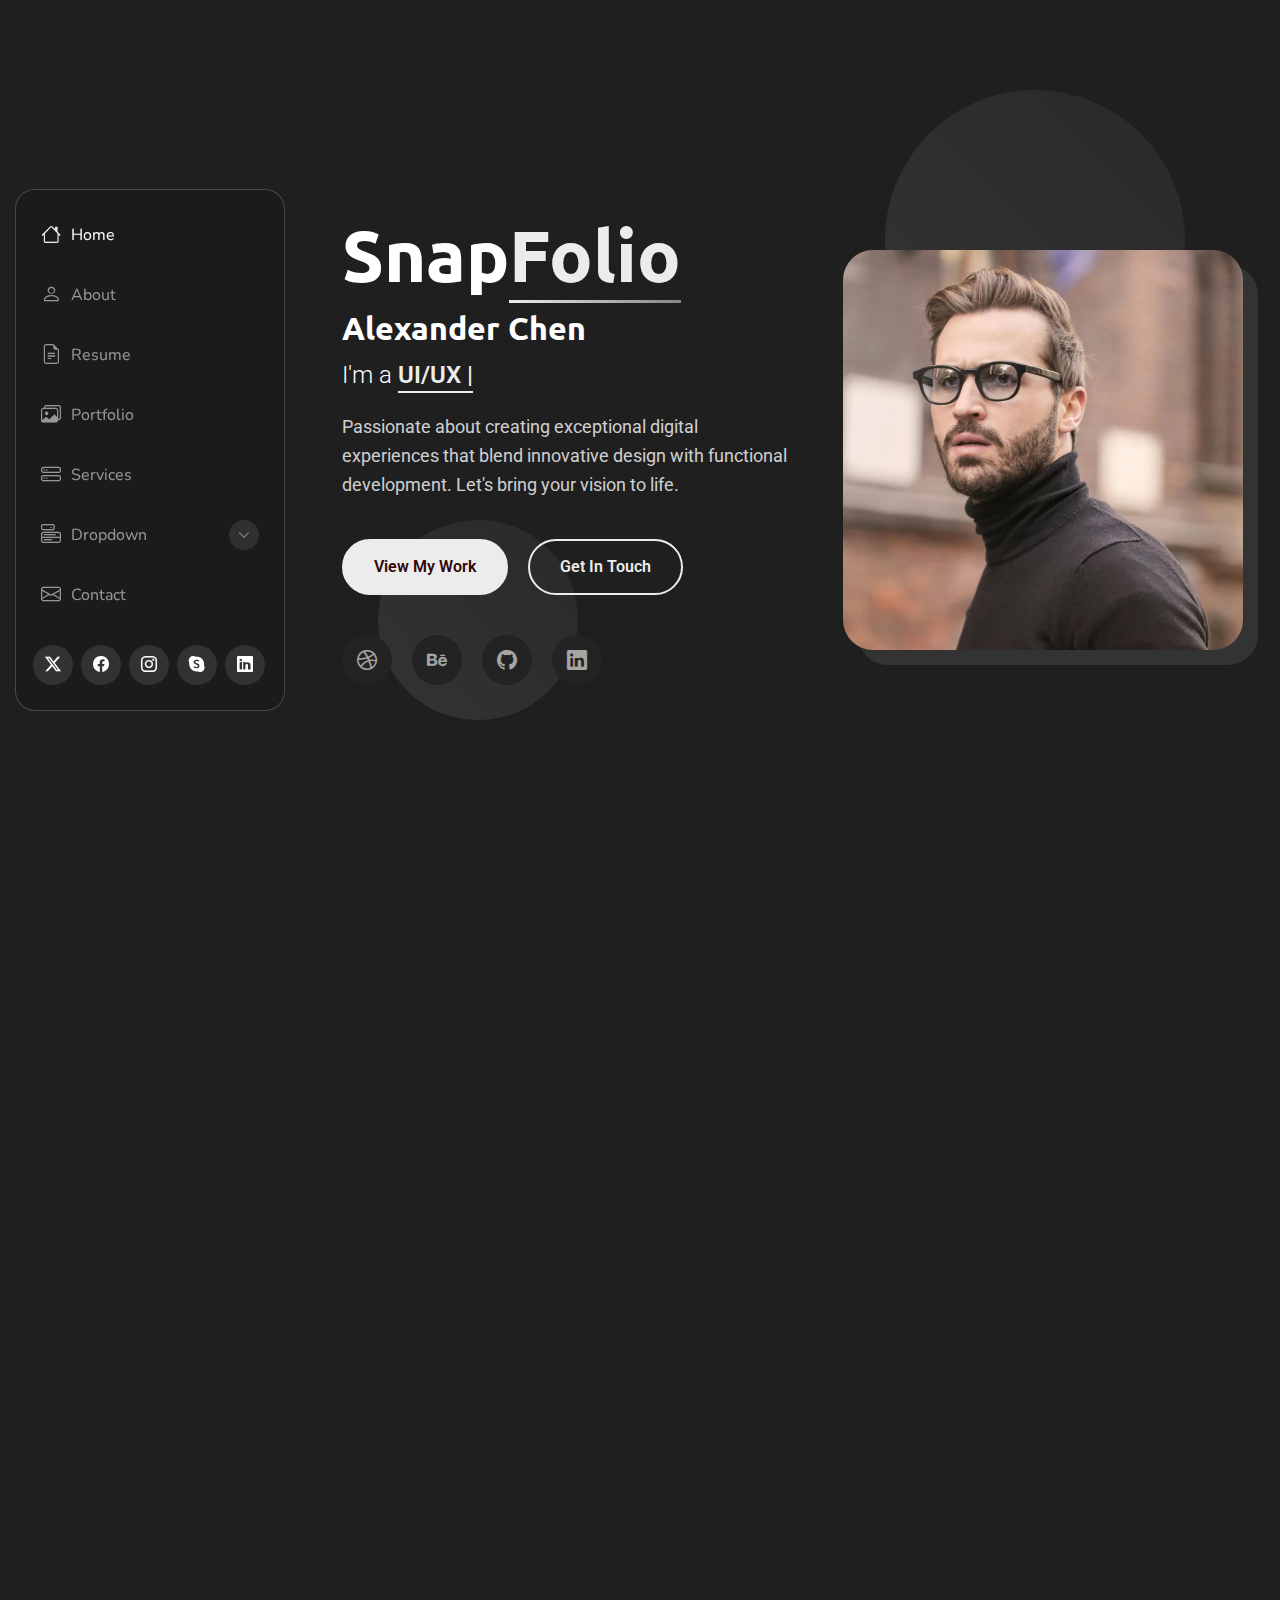
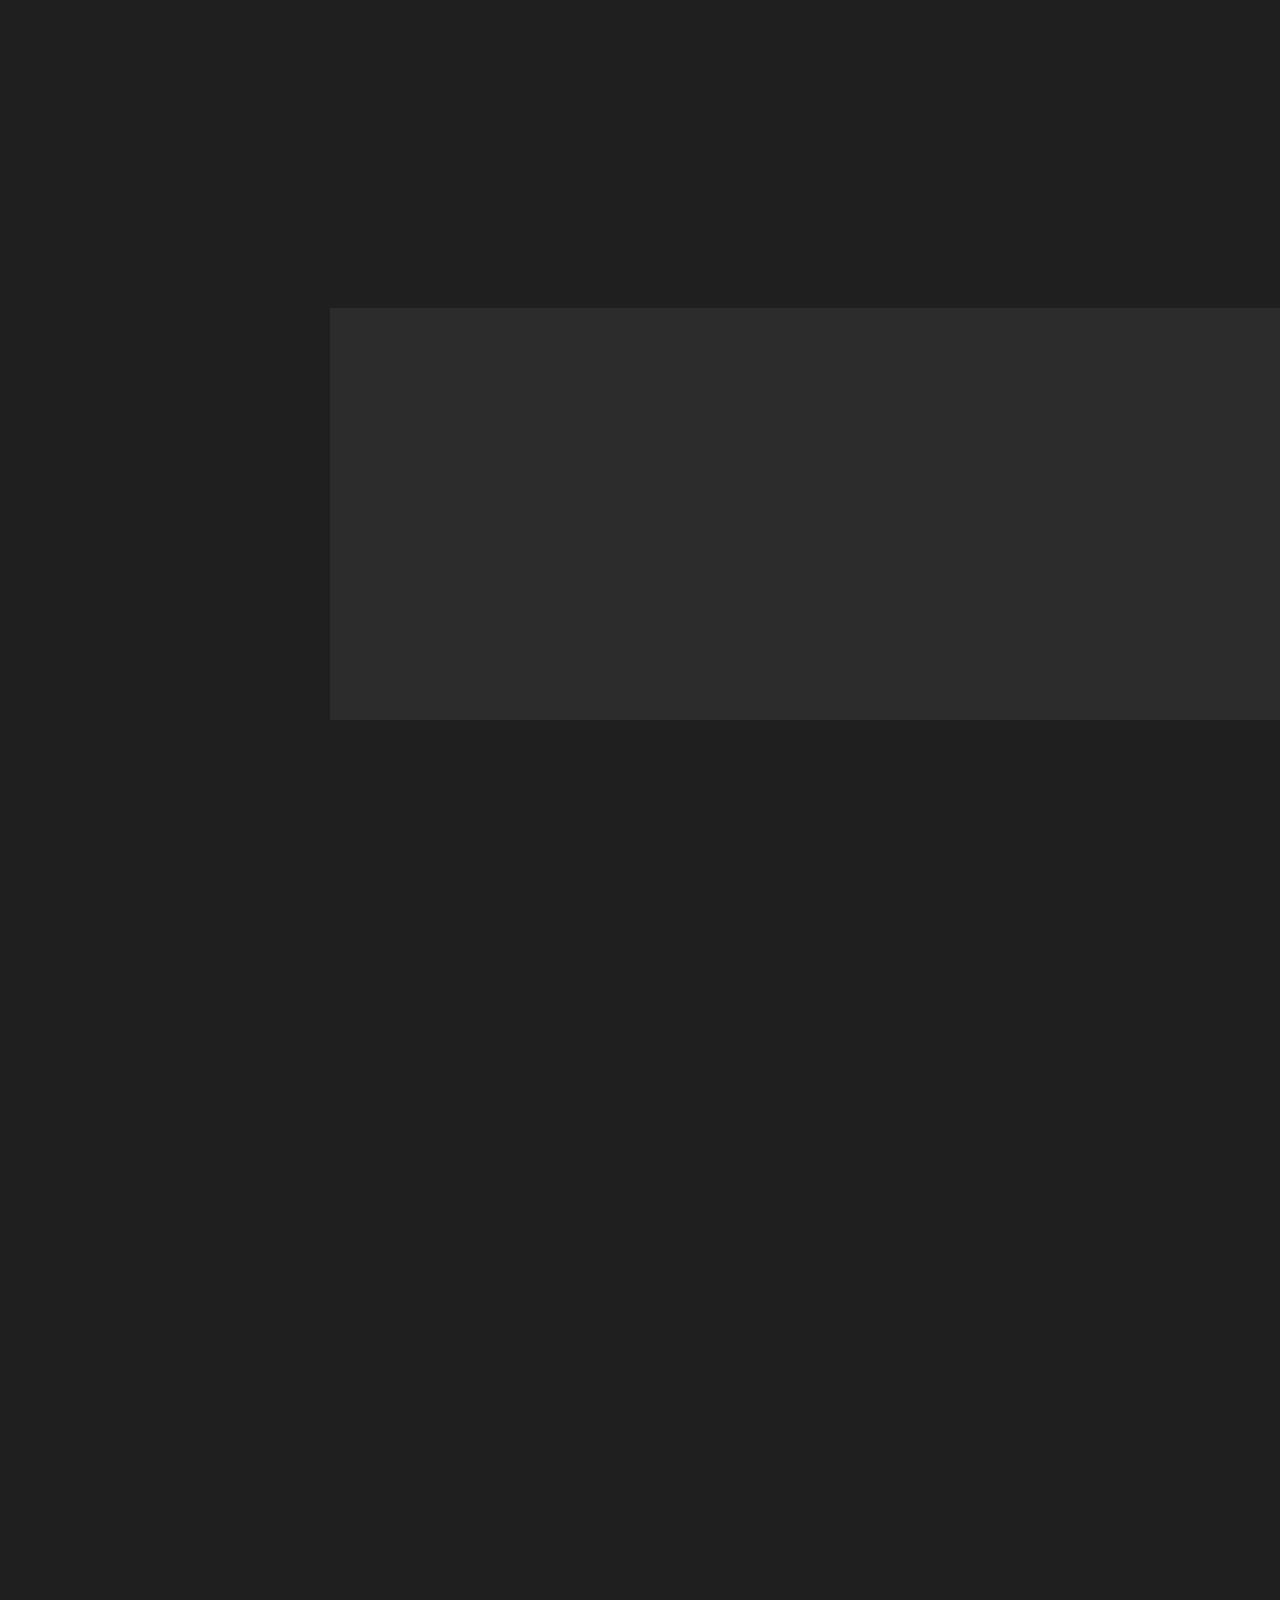
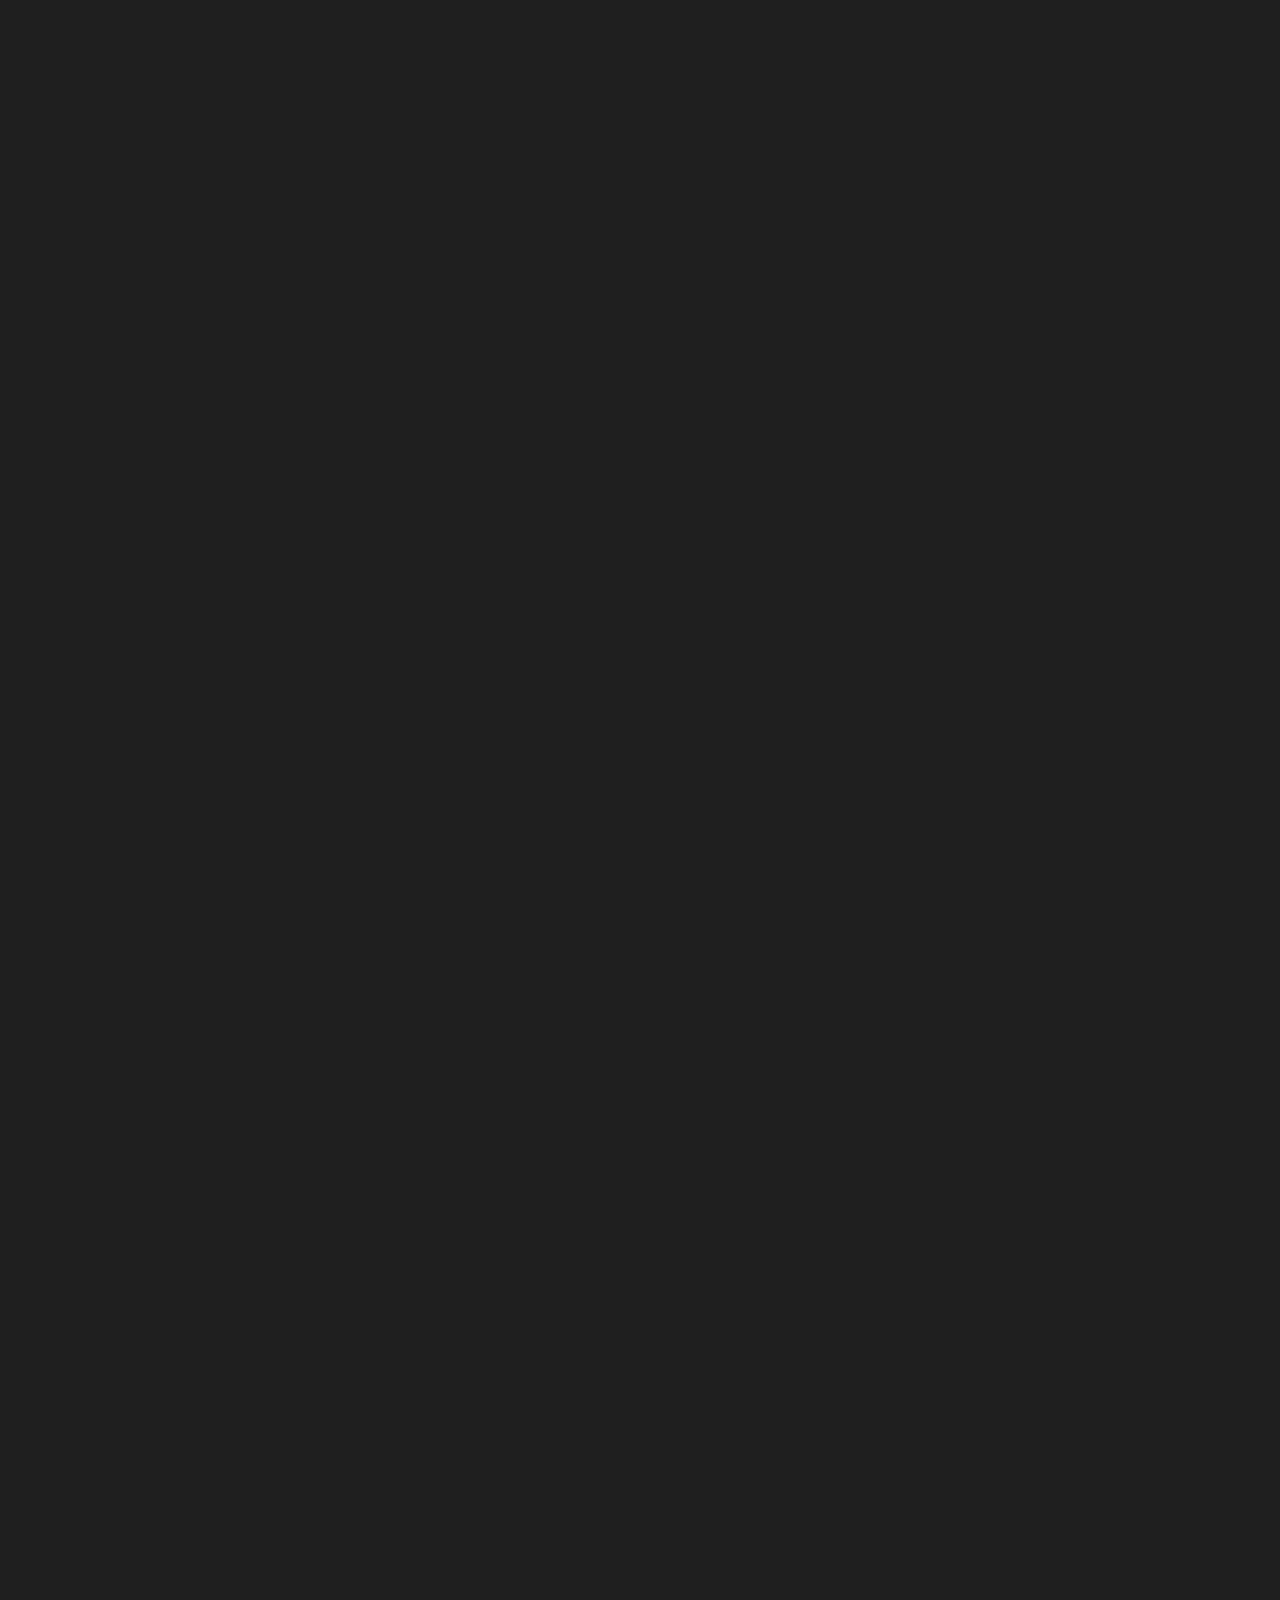
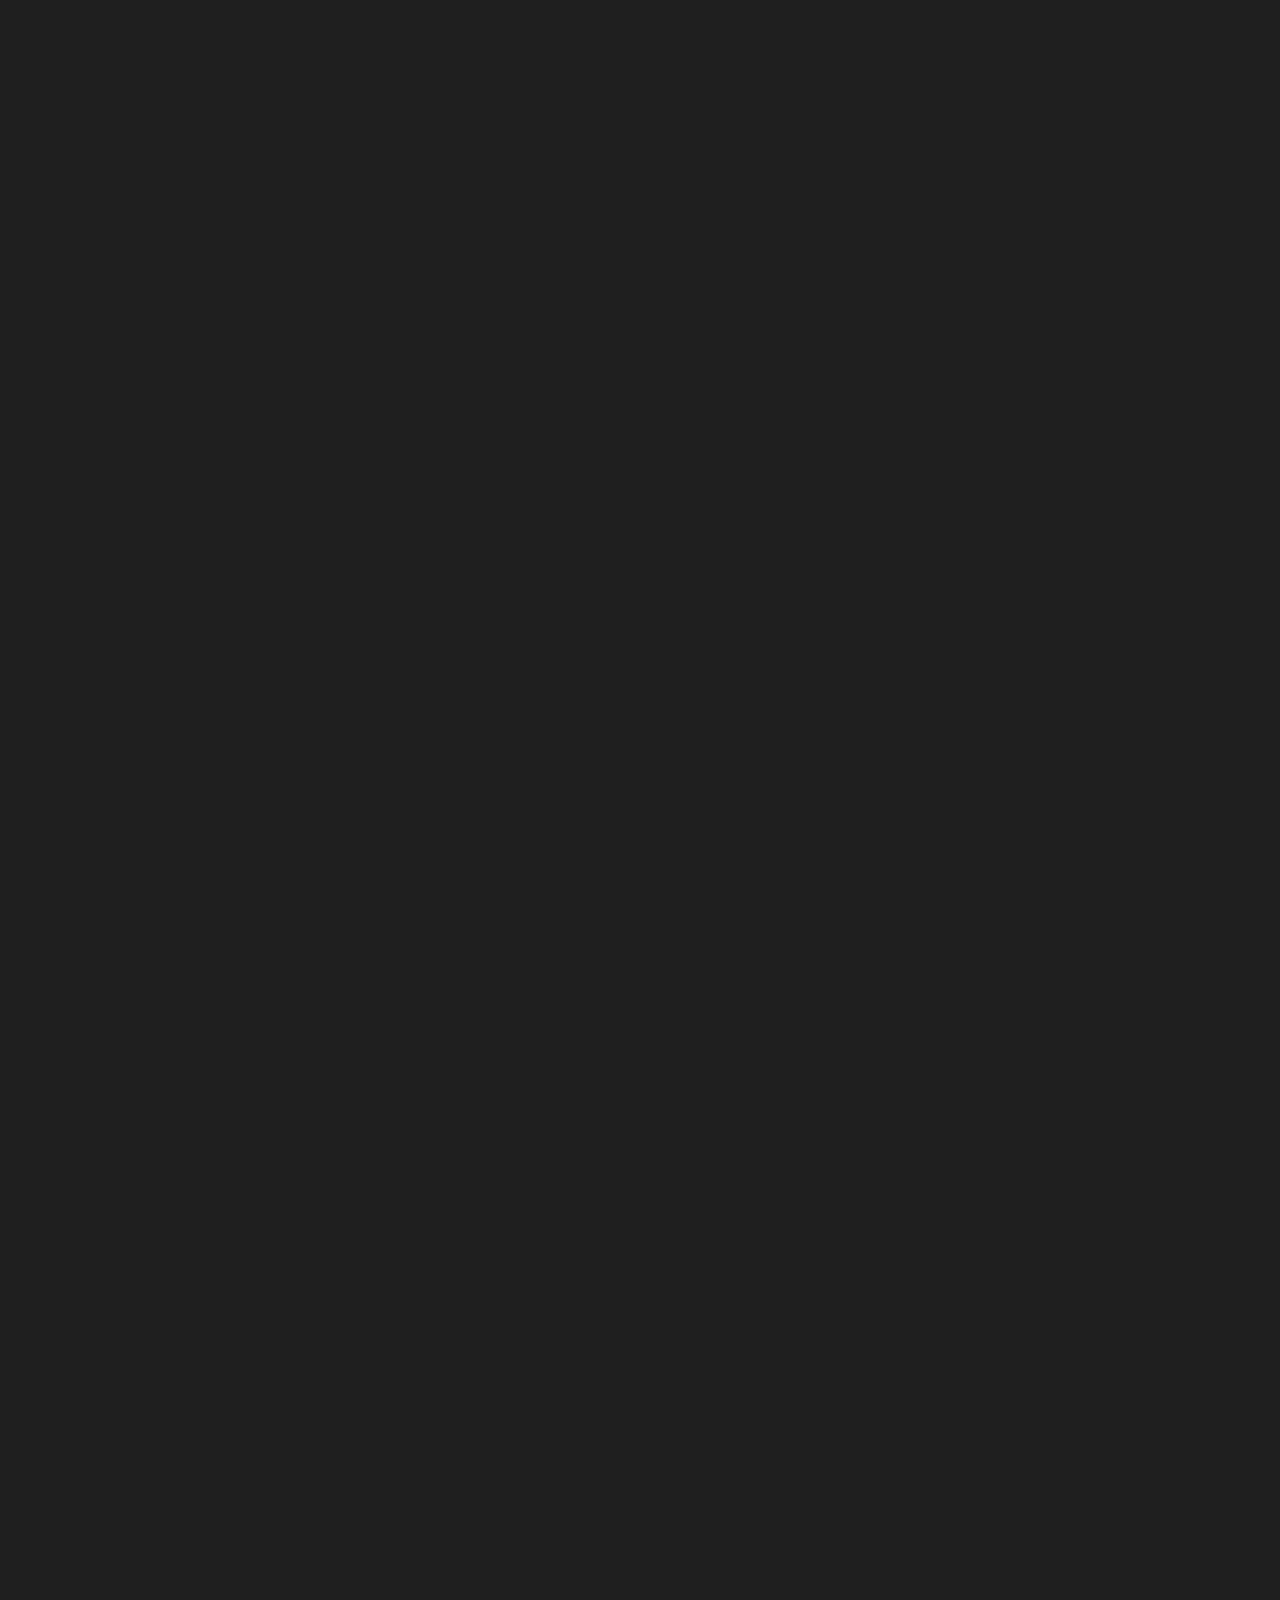
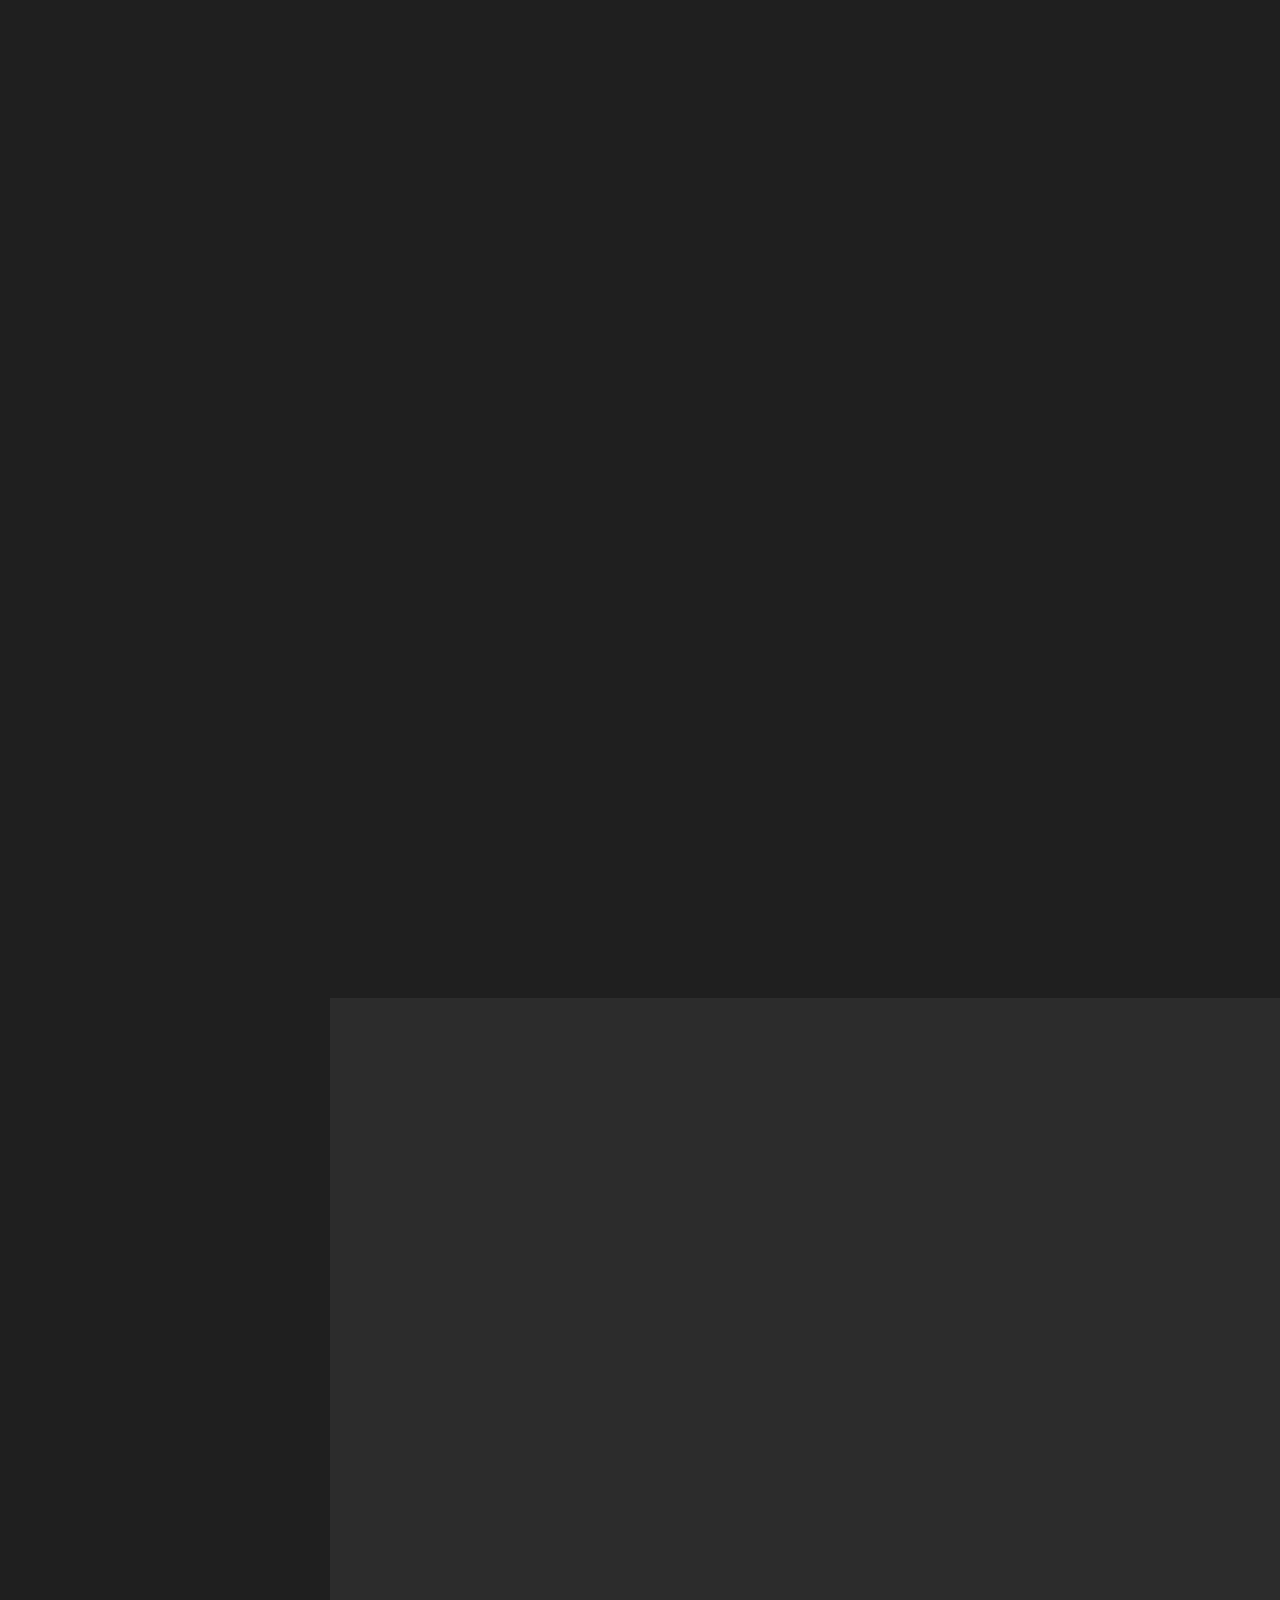
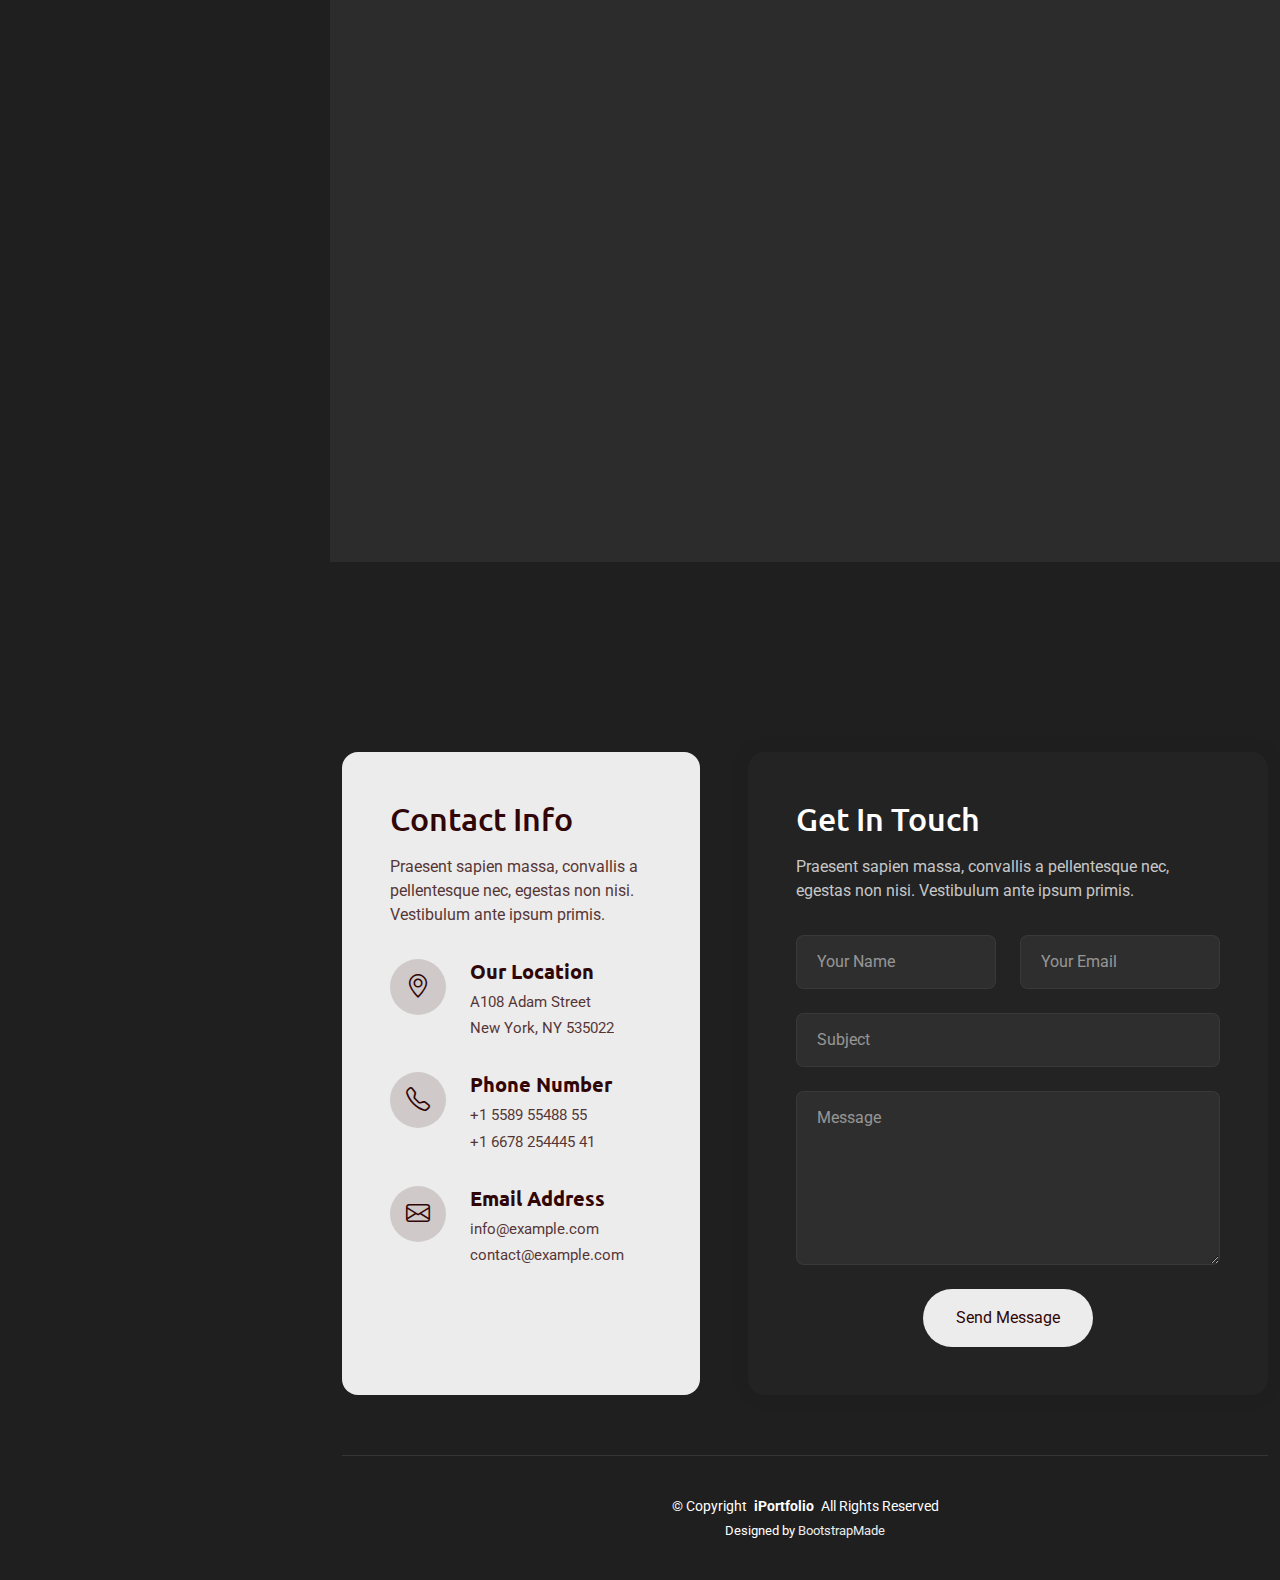
<file: index.html>
<!DOCTYPE html>
<html lang="en">

<head>
  <meta charset="utf-8">
  <meta content="width=device-width, initial-scale=1.0" name="viewport">
  <title>Index - SnapFolio Bootstrap Template</title>
  <meta name="description" content="">
  <meta name="keywords" content="">

  <!-- Favicons -->
  <link href="assets/img/favicon.png" rel="icon">
  <link href="assets/img/apple-touch-icon.png" rel="apple-touch-icon">

  <!-- Fonts -->
  <link href="https://fonts.googleapis.com" rel="preconnect">
  <link href="https://fonts.gstatic.com" rel="preconnect" crossorigin>
  <link href="https://fonts.googleapis.com/css2?family=Roboto:ital,wght@0,100;0,300;0,400;0,500;0,700;0,900;1,100;1,300;1,400;1,500;1,700;1,900&family=Ubuntu:ital,wght@0,300;0,400;0,500;0,700;1,300;1,400;1,500;1,700&family=Nunito:ital,wght@0,200;0,300;0,400;0,500;0,600;0,700;0,800;0,900;1,200;1,300;1,400;1,500;1,600;1,700;1,800;1,900&display=swap" rel="stylesheet">

  <!-- Vendor CSS Files -->
  <link href="assets/vendor/bootstrap/css/bootstrap.min.css" rel="stylesheet">
  <link href="assets/vendor/bootstrap-icons/bootstrap-icons.css" rel="stylesheet">
  <link href="assets/vendor/aos/aos.css" rel="stylesheet">
  <link href="assets/vendor/glightbox/css/glightbox.min.css" rel="stylesheet">
  <link href="assets/vendor/swiper/swiper-bundle.min.css" rel="stylesheet">

  <!-- Main CSS File -->
  <link href="assets/css/main.css" rel="stylesheet">

  <!-- =======================================================
  * Template Name: SnapFolio
  * Template URL: https://bootstrapmade.com/snapfolio-bootstrap-portfolio-template/
  * Updated: Jul 21 2025 with Bootstrap v5.3.7
  * Author: BootstrapMade.com
  * License: https://bootstrapmade.com/license/
  ======================================================== -->
</head>

<body class="index-page">

  <header id="header" class="header dark-background d-flex flex-column justify-content-center">
    <i class="header-toggle d-xl-none bi bi-list"></i>

    <div class="header-container d-flex flex-column align-items-start">
      <nav id="navmenu" class="navmenu">
        <ul>
          <li><a href="#hero" class="active"><i class="bi bi-house navicon"></i>Home</a></li>
          <li><a href="#about"><i class="bi bi-person navicon"></i> About</a></li>
          <li><a href="#resume"><i class="bi bi-file-earmark-text navicon"></i> Resume</a></li>
          <li><a href="#portfolio"><i class="bi bi-images navicon"></i> Portfolio</a></li>
          <li><a href="#services"><i class="bi bi-hdd-stack navicon"></i> Services</a></li>
          <li class="dropdown"><a href="#"><i class="bi bi-menu-button navicon"></i> <span>Dropdown</span> <i class="bi bi-chevron-down toggle-dropdown"></i></a>
            <ul>
              <li><a href="#">Dropdown 1</a></li>
              <li class="dropdown"><a href="#"><span>Deep Dropdown</span> <i class="bi bi-chevron-down toggle-dropdown"></i></a>
                <ul>
                  <li><a href="#">Deep Dropdown 1</a></li>
                  <li><a href="#">Deep Dropdown 2</a></li>
                  <li><a href="#">Deep Dropdown 3</a></li>
                  <li><a href="#">Deep Dropdown 4</a></li>
                  <li><a href="#">Deep Dropdown 5</a></li>
                </ul>
              </li>
              <li><a href="#">Dropdown 2</a></li>
              <li><a href="#">Dropdown 3</a></li>
              <li><a href="#">Dropdown 4</a></li>
            </ul>
          </li>
          <li><a href="#contact"><i class="bi bi-envelope navicon"></i> Contact</a></li>
        </ul>
      </nav>

      <div class="social-links text-center">
        <a href="#" class="twitter"><i class="bi bi-twitter-x"></i></a>
        <a href="#" class="facebook"><i class="bi bi-facebook"></i></a>
        <a href="#" class="instagram"><i class="bi bi-instagram"></i></a>
        <a href="#" class="google-plus"><i class="bi bi-skype"></i></a>
        <a href="#" class="linkedin"><i class="bi bi-linkedin"></i></a>
      </div>

    </div>

  </header>

  <main class="main">

    <!-- Hero Section -->
    <section id="hero" class="hero section">

      <div class="background-elements">
        <div class="bg-circle circle-1"></div>
        <div class="bg-circle circle-2"></div>
      </div>

      <div class="hero-content">

        <div class="container">
          <div class="row align-items-center">

            <div class="col-lg-6" data-aos="fade-right" data-aos-delay="100">
              <div class="hero-text">
                <h1>Snap<span class="accent-text">Folio</span></h1>
                <h2>Alexander Chen</h2>
                <p class="lead">I'm a <span class="typed" data-typed-items="UI/UX Designer, Web Developer, Brand Strategist, Creative Director"></span></p>
                <p class="description">Passionate about creating exceptional digital experiences that blend innovative design with functional development. Let's bring your vision to life.</p>

                <div class="hero-actions">
                  <a href="#portfolio" class="btn btn-primary">View My Work</a>
                  <a href="#contact" class="btn btn-outline">Get In Touch</a>
                </div>

                <div class="social-links">
                  <a href="#"><i class="bi bi-dribbble"></i></a>
                  <a href="#"><i class="bi bi-behance"></i></a>
                  <a href="#"><i class="bi bi-github"></i></a>
                  <a href="#"><i class="bi bi-linkedin"></i></a>
                </div>
              </div>
            </div>

            <div class="col-lg-6" data-aos="fade-left" data-aos-delay="200">
              <div class="hero-visual">
                <div class="profile-container">
                  <div class="profile-background"></div>
                  <img src="assets/img/profile/profile-2.webp" alt="Alexander Chen" class="profile-image">
                </div>
              </div>
            </div>

          </div>
        </div>
      </div>

    </section><!-- /Hero Section -->

    <!-- About Section -->
    <section id="about" class="about section">

      <div class="container" data-aos="fade-up" data-aos-delay="100">

        <div class="row">
          <div class="col-lg-5" data-aos="zoom-in" data-aos-delay="200">
            <div class="profile-card">
              <div class="profile-header">
                <div class="profile-image">
                  <img src="assets/img/profile/profile-square-3.webp" alt="Profile Image" class="img-fluid">
                </div>
                <div class="profile-badge">
                  <i class="bi bi-check-circle-fill"></i>
                </div>
              </div>

              <div class="profile-content">
                <h3>Marcus Thompson</h3>
                <p class="profession">Creative Director &amp; Developer</p>

                <div class="contact-links">
                  <a href="mailto:marcus@example.com" class="contact-item">
                    <i class="bi bi-envelope"></i>
                    marcus@example.com
                  </a>
                  <a href="tel:+15551234567" class="contact-item">
                    <i class="bi bi-telephone"></i>
                    +1 (555) 123-4567
                  </a>
                  <a href="#" class="contact-item">
                    <i class="bi bi-geo-alt"></i>
                    San Francisco, CA
                  </a>
                </div>
              </div>
            </div>
          </div>

          <div class="col-lg-7" data-aos="fade-left" data-aos-delay="300">
            <div class="about-content">
              <div class="section-header">
                <span class="badge-text">Get to Know Me</span>
                <h2>Passionate About Creating Digital Experiences</h2>
              </div>

              <div class="description">
                <p>Sed ut perspiciatis unde omnis iste natus error sit voluptatem accusantium doloremque laudantium, totam rem aperiam, eaque ipsa quae ab illo inventore veritatis et quasi architecto beatae vitae dicta sunt explicabo.</p>

                <p>Ut enim ad minima veniam, quis nostrum exercitationem ullam corporis suscipit laboriosam, nisi ut aliquid ex ea commodi consequatur.</p>
              </div>

              <div class="stats-grid">
                <div class="stat-item">
                  <div class="stat-number">150+</div>
                  <div class="stat-label">Projects Completed</div>
                </div>
                <div class="stat-item">
                  <div class="stat-number">5+</div>
                  <div class="stat-label">Years Experience</div>
                </div>
                <div class="stat-item">
                  <div class="stat-number">98%</div>
                  <div class="stat-label">Client Satisfaction</div>
                </div>
              </div>

              <div class="details-grid">
                <div class="detail-row">
                  <div class="detail-item">
                    <span class="detail-label">Specialization</span>
                    <span class="detail-value">UI/UX Design &amp; Development</span>
                  </div>
                  <div class="detail-item">
                    <span class="detail-label">Experience Level</span>
                    <span class="detail-value">Senior Professional</span>
                  </div>
                </div>
                <div class="detail-row">
                  <div class="detail-item">
                    <span class="detail-label">Education</span>
                    <span class="detail-value">Computer Science, MIT</span>
                  </div>
                  <div class="detail-item">
                    <span class="detail-label">Languages</span>
                    <span class="detail-value">English, Spanish, French</span>
                  </div>
                </div>
              </div>

              <div class="cta-section">
                <a href="#" class="btn btn-primary">
                  <i class="bi bi-download"></i>
                  Download Resume
                </a>
                <a href="#" class="btn btn-outline">
                  <i class="bi bi-chat-dots"></i>
                  Let's Talk
                </a>
              </div>
            </div>
          </div>
        </div>

      </div>

    </section><!-- /About Section -->

    <!-- Stats Section -->
    <section id="stats" class="stats section light-background">

      <div class="container" data-aos="fade-up" data-aos-delay="100">

        <div class="row justify-content-center">
          <div class="col-lg-10">
            <div class="stats-wrapper">
              <div class="stats-item" data-aos="zoom-in" data-aos-delay="150">
                <div class="icon-wrapper">
                  <i class="bi bi-emoji-smile"></i>
                </div>
                <span data-purecounter-start="0" data-purecounter-end="232" data-purecounter-duration="1" class="purecounter"></span>
                <p>Happy Clients</p>
              </div><!-- End Stats Item -->

              <div class="stats-item" data-aos="zoom-in" data-aos-delay="200">
                <div class="icon-wrapper">
                  <i class="bi bi-journal-richtext"></i>
                </div>
                <span data-purecounter-start="0" data-purecounter-end="521" data-purecounter-duration="1" class="purecounter"></span>
                <p>Projects</p>
              </div><!-- End Stats Item -->

              <div class="stats-item" data-aos="zoom-in" data-aos-delay="250">
                <div class="icon-wrapper">
                  <i class="bi bi-headset"></i>
                </div>
                <span data-purecounter-start="0" data-purecounter-end="1463" data-purecounter-duration="1" class="purecounter"></span>
                <p>Hours Of Support</p>
              </div><!-- End Stats Item -->

              <div class="stats-item" data-aos="zoom-in" data-aos-delay="300">
                <div class="icon-wrapper">
                  <i class="bi bi-people"></i>
                </div>
                <span data-purecounter-start="0" data-purecounter-end="15" data-purecounter-duration="1" class="purecounter"></span>
                <p>Hard Workers</p>
              </div><!-- End Stats Item -->
            </div>
          </div>
        </div>

      </div>

    </section><!-- /Stats Section -->

    <!-- Skills Section -->
    <section id="skills" class="skills section">

      <!-- Section Title -->
      <div class="container section-title" data-aos="fade-up">
        <h2>Skills</h2>
        <p>Necessitatibus eius consequatur ex aliquid fuga eum quidem sint consectetur velit</p>
      </div><!-- End Section Title -->

      <div class="container" data-aos="fade-up" data-aos-delay="100">

        <div class="row">
          <div class="col-lg-6">
            <div class="skills-category" data-aos="fade-up" data-aos-delay="200">
              <h3>Front-end Development</h3>
              <div class="skills-animation">
                <div class="skill-item">
                  <div class="d-flex justify-content-between align-items-center">
                    <h4>HTML/CSS</h4>
                    <span class="skill-percentage">95%</span>
                  </div>
                  <div class="progress">
                    <div class="progress-bar" role="progressbar" aria-valuenow="95" aria-valuemin="0" aria-valuemax="100"></div>
                  </div>
                  <div class="skill-tooltip">Expert level knowledge of semantic HTML5 and modern CSS3 techniques</div>
                </div>

                <div class="skill-item">
                  <div class="d-flex justify-content-between align-items-center">
                    <h4>JavaScript</h4>
                    <span class="skill-percentage">85%</span>
                  </div>
                  <div class="progress">
                    <div class="progress-bar" role="progressbar" aria-valuenow="85" aria-valuemin="0" aria-valuemax="100"></div>
                  </div>
                  <div class="skill-tooltip">Strong proficiency in ES6+, DOM manipulation, and modern frameworks</div>
                </div>

                <div class="skill-item">
                  <div class="d-flex justify-content-between align-items-center">
                    <h4>React</h4>
                    <span class="skill-percentage">80%</span>
                  </div>
                  <div class="progress">
                    <div class="progress-bar" role="progressbar" aria-valuenow="80" aria-valuemin="0" aria-valuemax="100"></div>
                  </div>
                  <div class="skill-tooltip">Experience with React hooks, state management, and component architecture</div>
                </div>
              </div>
            </div><!-- End Frontend Skills -->
          </div>

          <div class="col-lg-6">
            <div class="skills-category" data-aos="fade-up" data-aos-delay="300">
              <h3>Back-end Development</h3>
              <div class="skills-animation">
                <div class="skill-item">
                  <div class="d-flex justify-content-between align-items-center">
                    <h4>Node.js</h4>
                    <span class="skill-percentage">75%</span>
                  </div>
                  <div class="progress">
                    <div class="progress-bar" role="progressbar" aria-valuenow="75" aria-valuemin="0" aria-valuemax="100"></div>
                  </div>
                  <div class="skill-tooltip">Server-side JavaScript development with Express and REST APIs</div>
                </div>

                <div class="skill-item">
                  <div class="d-flex justify-content-between align-items-center">
                    <h4>Python</h4>
                    <span class="skill-percentage">70%</span>
                  </div>
                  <div class="progress">
                    <div class="progress-bar" role="progressbar" aria-valuenow="70" aria-valuemin="0" aria-valuemax="100"></div>
                  </div>
                  <div class="skill-tooltip">Python development with Django and data analysis tools</div>
                </div>

                <div class="skill-item">
                  <div class="d-flex justify-content-between align-items-center">
                    <h4>SQL</h4>
                    <span class="skill-percentage">65%</span>
                  </div>
                  <div class="progress">
                    <div class="progress-bar" role="progressbar" aria-valuenow="65" aria-valuemin="0" aria-valuemax="100"></div>
                  </div>
                  <div class="skill-tooltip">Database design, optimization, and complex queries</div>
                </div>
              </div>
            </div><!-- End Backend Skills -->
          </div>
        </div>

      </div>

    </section><!-- /Skills Section -->

    <!-- Resume Section -->
    <section id="resume" class="resume section">

      <!-- Section Title -->
      <div class="container section-title" data-aos="fade-up">
        <h2>Resume</h2>
        <p>Magnam dolores commodi suscipit. Necessitatibus eius consequatur ex aliquid fuga eum quidem. Sit sint consectetur velit. Quisquam quos quisquam cupiditate. Et nemo qui impedit suscipit alias ea. Quia fugiat sit in iste officiis commodi quidem hic quas.</p>
      </div><!-- End Section Title -->

      <div class="container" data-aos="fade-up" data-aos-delay="100">

        <div class="row gy-4">
          <!-- Left column with summary and contact -->
          <div class="col-lg-4">
            <div class="resume-side" data-aos="fade-right" data-aos-delay="100">
              <div class="profile-img mb-4">
                <img src="assets/img/profile/profile-square-2.webp" alt="Profile" class="img-fluid rounded">
              </div>

              <h3>Professional Summary</h3>
              <p>Driven software architect with expertise in developing scalable, high-performance enterprise solutions. Passionate about leveraging cutting-edge technologies to solve complex business challenges.</p>

              <h3 class="mt-4">Contact Information</h3>
              <ul class="contact-info list-unstyled">
                <li><i class="bi bi-geo-alt"></i> 742 Evergreen Terrace, Springfield, MA 02101</li>
                <li><i class="bi bi-envelope"></i> contact@example.com</li>
                <li><i class="bi bi-phone"></i> +1 (555) 123-4567</li>
                <li><i class="bi bi-linkedin"></i> linkedin.com/in/example</li>
              </ul>

              <div class="skills-animation mt-4">
                <h3>Technical Skills</h3>
                <div class="skill-item">
                  <div class="d-flex justify-content-between">
                    <span>Web Development</span>
                    <span>95%</span>
                  </div>
                  <div class="progress">
                    <div class="progress-bar" role="progressbar" aria-valuenow="95" aria-valuemin="0" aria-valuemax="100"></div>
                  </div>
                </div>

                <div class="skill-item">
                  <div class="d-flex justify-content-between">
                    <span>UI/UX Design</span>
                    <span>85%</span>
                  </div>
                  <div class="progress">
                    <div class="progress-bar" role="progressbar" aria-valuenow="85" aria-valuemin="0" aria-valuemax="100"></div>
                  </div>
                </div>

                <div class="skill-item">
                  <div class="d-flex justify-content-between">
                    <span>Cloud Architecture</span>
                    <span>90%</span>
                  </div>
                  <div class="progress">
                    <div class="progress-bar" role="progressbar" aria-valuenow="90" aria-valuemin="0" aria-valuemax="100"></div>
                  </div>
                </div>

                <div class="skill-item">
                  <div class="d-flex justify-content-between">
                    <span>Project Management</span>
                    <span>80%</span>
                  </div>
                  <div class="progress">
                    <div class="progress-bar" role="progressbar" aria-valuenow="80" aria-valuemin="0" aria-valuemax="100"></div>
                  </div>
                </div>
              </div>
            </div>
          </div>

          <!-- Right column with experience and education -->
          <div class="col-lg-8 ps-4 ps-lg-5">
            <!-- Experience Section -->
            <div class="resume-section" data-aos="fade-up">
              <h3><i class="bi bi-briefcase me-2"></i>Professional Experience</h3>

              <div class="resume-item">
                <h4>Senior Software Architect</h4>
                <h5>2022 - Present</h5>
                <p class="company"><i class="bi bi-building"></i> Tech Innovations Inc.</p>
                <ul>
                  <li>Lead the architectural design and implementation of enterprise-scale applications</li>
                  <li>Mentor team of 12 developers and establish technical best practices</li>
                  <li>Drive adoption of microservices architecture and cloud-native solutions</li>
                  <li>Reduce system downtime by 75% through improved architecture and monitoring</li>
                </ul>
              </div>

              <div class="resume-item">
                <h4>Lead Developer</h4>
                <h5>2019 - 2022</h5>
                <p class="company"><i class="bi bi-building"></i> Digital Solutions Corp.</p>
                <ul>
                  <li>Spearheaded development of company's flagship product reaching 1M+ users</li>
                  <li>Implemented CI/CD pipeline reducing deployment time by 60%</li>
                  <li>Managed team of 8 developers across multiple projects</li>
                  <li>Increased code test coverage from 45% to 90%</li>
                </ul>
              </div>
            </div>

            <!-- Education Section -->
            <div class="resume-section" data-aos="fade-up" data-aos-delay="100">
              <h3><i class="bi bi-mortarboard me-2"></i>Education</h3>

              <div class="resume-item">
                <h4>Master of Science in Computer Science</h4>
                <h5>2017 - 2019</h5>
                <p class="company"><i class="bi bi-building"></i> Stanford University</p>
                <p>Specialized in Artificial Intelligence and Machine Learning. Graduated with honors.</p>
              </div>

              <div class="resume-item">
                <h4>Bachelor of Science in Software Engineering</h4>
                <h5>2013 - 2017</h5>
                <p class="company"><i class="bi bi-building"></i> MIT</p>
                <p>Dean's List all semesters. Led university's coding club.</p>
              </div>
            </div>

            <!-- Certifications Section -->
            <div class="resume-section" data-aos="fade-up" data-aos-delay="200">
              <h3><i class="bi bi-award me-2"></i>Certifications</h3>

              <div class="resume-item">
                <h4>AWS Certified Solutions Architect - Professional</h4>
                <h5>2023</h5>
              </div>

              <div class="resume-item">
                <h4>Google Cloud Professional Architect</h4>
                <h5>2022</h5>
              </div>
            </div>
          </div>
        </div>

      </div>

    </section><!-- /Resume Section -->

    <!-- Portfolio Section -->
    <section id="portfolio" class="portfolio section">

      <!-- Section Title -->
      <div class="container section-title" data-aos="fade-up">
        <h2>Portfolio</h2>
        <p>Magnam dolores commodi suscipit. Necessitatibus eius consequatur ex aliquid fuga eum quidem. Sit sint consectetur velit. Quisquam quos quisquam cupiditate. Et nemo qui impedit suscipit alias ea. Quia fugiat sit in iste officiis commodi quidem hic quas.</p>
      </div><!-- End Section Title -->

      <div class="container" data-aos="fade-up" data-aos-delay="100">

        <div class="isotope-layout" data-default-filter="*" data-layout="masonry" data-sort="original-order">

          <div class="row">
            <div class="col-lg-3 filter-sidebar">
              <div class="filters-wrapper" data-aos="fade-right" data-aos-delay="150">
                <ul class="portfolio-filters isotope-filters">
                  <li data-filter="*" class="filter-active">All Projects</li>
                  <li data-filter=".filter-photography">Photography</li>
                  <li data-filter=".filter-design">Design</li>
                  <li data-filter=".filter-automotive">Automotive</li>
                  <li data-filter=".filter-nature">Nature</li>
                </ul>
              </div>
            </div>

            <div class="col-lg-9">
              <div class="row gy-4 portfolio-container isotope-container" data-aos="fade-up" data-aos-delay="200">

                <div class="col-lg-6 col-md-6 portfolio-item isotope-item filter-photography">
                  <div class="portfolio-wrap">
                    <img src="assets/img/portfolio/portfolio-portrait-1.webp" class="img-fluid" alt="Portfolio Image" loading="lazy">
                    <div class="portfolio-info">
                      <div class="content">
                        <span class="category">Photography</span>
                        <h4>Capturing Moments</h4>
                        <div class="portfolio-links">
                          <a href="assets/img/portfolio/portfolio-portrait-1.webp" class="glightbox" title="Capturing Moments"><i class="bi bi-plus-lg"></i></a>
                          <a href="portfolio-details.html" title="More Details"><i class="bi bi-arrow-right"></i></a>
                        </div>
                      </div>
                    </div>
                  </div>
                </div><!-- End Portfolio Item -->

                <div class="col-lg-6 col-md-6 portfolio-item isotope-item filter-design">
                  <div class="portfolio-wrap">
                    <img src="assets/img/portfolio/portfolio-2.webp" class="img-fluid" alt="Portfolio Image" loading="lazy">
                    <div class="portfolio-info">
                      <div class="content">
                        <span class="category">Web Design</span>
                        <h4>Woodcraft Design</h4>
                        <div class="portfolio-links">
                          <a href="assets/img/portfolio/portfolio-2.webp" class="glightbox" title="Woodcraft Design"><i class="bi bi-plus-lg"></i></a>
                          <a href="portfolio-details.html" title="More Details"><i class="bi bi-arrow-right"></i></a>
                        </div>
                      </div>
                    </div>
                  </div>
                </div><!-- End Portfolio Item -->

                <div class="col-lg-6 col-md-6 portfolio-item isotope-item filter-automotive">
                  <div class="portfolio-wrap">
                    <img src="assets/img/portfolio/portfolio-portrait-2.webp" class="img-fluid" alt="Portfolio Image" loading="lazy">
                    <div class="portfolio-info">
                      <div class="content">
                        <span class="category">Automotive</span>
                        <h4>Classic Beauty</h4>
                        <div class="portfolio-links">
                          <a href="assets/img/portfolio/portfolio-portrait-2.webp" class="glightbox" title="Classic Beauty"><i class="bi bi-plus-lg"></i></a>
                          <a href="portfolio-details.html" title="More Details"><i class="bi bi-arrow-right"></i></a>
                        </div>
                      </div>
                    </div>
                  </div>
                </div><!-- End Portfolio Item -->

                <div class="col-lg-6 col-md-6 portfolio-item isotope-item filter-nature">
                  <div class="portfolio-wrap">
                    <img src="assets/img/portfolio/portfolio-portrait-4.webp" class="img-fluid" alt="Portfolio Image" loading="lazy">
                    <div class="portfolio-info">
                      <div class="content">
                        <span class="category">Nature</span>
                        <h4>Natural Growth</h4>
                        <div class="portfolio-links">
                          <a href="assets/img/portfolio/portfolio-portrait-4.webp" class="glightbox" title="Natural Growth"><i class="bi bi-plus-lg"></i></a>
                          <a href="portfolio-details.html" title="More Details"><i class="bi bi-arrow-right"></i></a>
                        </div>
                      </div>
                    </div>
                  </div>
                </div><!-- End Portfolio Item -->

                <div class="col-lg-6 col-md-6 portfolio-item isotope-item filter-photography">
                  <div class="portfolio-wrap">
                    <img src="assets/img/portfolio/portfolio-5.webp" class="img-fluid" alt="Portfolio Image" loading="lazy">
                    <div class="portfolio-info">
                      <div class="content">
                        <span class="category">Photography</span>
                        <h4>Urban Stories</h4>
                        <div class="portfolio-links">
                          <a href="assets/img/portfolio/portfolio-5.webp" class="glightbox" title="Urban Stories"><i class="bi bi-plus-lg"></i></a>
                          <a href="portfolio-details.html" title="More Details"><i class="bi bi-arrow-right"></i></a>
                        </div>
                      </div>
                    </div>
                  </div>
                </div><!-- End Portfolio Item -->

                <div class="col-lg-6 col-md-6 portfolio-item isotope-item filter-design">
                  <div class="portfolio-wrap">
                    <img src="assets/img/portfolio/portfolio-6.webp" class="img-fluid" alt="Portfolio Image" loading="lazy">
                    <div class="portfolio-info">
                      <div class="content">
                        <span class="category">Web Design</span>
                        <h4>Digital Experience</h4>
                        <div class="portfolio-links">
                          <a href="assets/img/portfolio/portfolio-6.webp" class="glightbox" title="Digital Experience"><i class="bi bi-plus-lg"></i></a>
                          <a href="portfolio-details.html" title="More Details"><i class="bi bi-arrow-right"></i></a>
                        </div>
                      </div>
                    </div>
                  </div>
                </div><!-- End Portfolio Item -->

              </div><!-- End Portfolio Container -->
            </div>
          </div>

        </div>

      </div>

    </section><!-- /Portfolio Section -->

    <!-- Services Section -->
    <section id="services" class="services section">

      <!-- Section Title -->
      <div class="container section-title" data-aos="fade-up">
        <h2>Services</h2>
        <p>Necessitatibus eius consequatur ex aliquid fuga eum quidem sint consectetur velit</p>
      </div><!-- End Section Title -->

      <div class="container" data-aos="fade-up" data-aos-delay="100">

        <div class="service-header">
          <div class="row align-items-center">
            <div class="col-lg-8 col-md-12">
              <div class="service-intro">
                <h2 class="service-heading">
                  <div>Innovative business</div>
                  <div><span>performance solutions</span></div>
                </h2>
              </div>
            </div>
            <div class="col-lg-4 col-md-12">
              <div class="service-summary">
                <p>
                  We integrate forward-thinking strategies, creative approaches, and state-of-the-art technologies to deliver exceptional customer experiences that drive growth and engage target markets.
                </p>
                <a href="services.html" class="service-btn">
                  View All Services
                  <i class="bi bi-arrow-right"></i>
                </a>
              </div>
            </div>
          </div>
        </div>

        <div class="row justify-content-center">
          <div class="col-lg-4 col-md-6" data-aos="fade-up" data-aos-delay="100">
            <div class="service-card position-relative z-1">
              <div class="service-icon">
                <i class="bi bi-palette"></i>
              </div>
              <a href="service-details.html" class="card-action d-flex align-items-center justify-content-center rounded-circle">
                <i class="bi bi-arrow-up-right"></i>
              </a>
              <h3>
                <a href="service-details.html">
                  Creative <span>branding</span>
                </a>
              </h3>
              <p>
                Nulla facilisi. Maecenas eget magna neque. Suspendisse potenti. Curabitur eleifend nisi non magna vulputate, vel condimentum libero tempus. Proin consectetur feugiat diam.
              </p>
            </div>
          </div>
          <div class="col-lg-4 col-md-6" data-aos="fade-up" data-aos-delay="200">
            <div class="service-card position-relative z-1">
              <div class="service-icon">
                <i class="bi bi-gem"></i>
              </div>
              <a href="service-details.html" class="card-action d-flex align-items-center justify-content-center rounded-circle">
                <i class="bi bi-arrow-up-right"></i>
              </a>
              <h3>
                <a href="service-details.html">
                  Design <span>systems</span>
                </a>
              </h3>
              <p>
                Praesent euismod varius tellus, vel bibendum nunc interdum at. Donec vehicula diam vel metus venenatis convallis. Aliquam erat volutpat. Etiam viverra magna sit amet.
              </p>
            </div>
          </div>
          <div class="col-lg-4 col-md-6" data-aos="fade-up" data-aos-delay="300">
            <div class="service-card position-relative z-1">
              <div class="service-icon">
                <i class="bi bi-megaphone"></i>
              </div>
              <a href="service-details.html" class="card-action d-flex align-items-center justify-content-center rounded-circle">
                <i class="bi bi-arrow-up-right"></i>
              </a>
              <h3>
                <a href="service-details.html">
                  Marketing <span>strategies</span>
                </a>
              </h3>
              <p>
                Vivamus tempor velit id magna dictum, sed fermentum nisi faucibus. Integer nec pretium sapien. Fusce tincidunt ligula et purus consequat, ac pellentesque nulla eleifend.
              </p>
            </div>
          </div>
          <div class="col-lg-4 col-md-6" data-aos="fade-up" data-aos-delay="100">
            <div class="service-card position-relative z-1">
              <div class="service-icon">
                <i class="bi bi-code-slash"></i>
              </div>
              <a href="service-details.html" class="card-action d-flex align-items-center justify-content-center rounded-circle">
                <i class="bi bi-arrow-up-right"></i>
              </a>
              <h3>
                <a href="service-details.html">
                  Digital <span>platforms</span>
                </a>
              </h3>
              <p>
                Cras fermentum odio eu feugiat malesuada. Vestibulum ante ipsum primis in faucibus orci luctus et accumsan cursus. Morbi placerat nulla vel nunc viverra accumsan.
              </p>
            </div>
          </div>
          <div class="col-lg-4 col-md-6" data-aos="fade-up" data-aos-delay="200">
            <div class="service-card position-relative z-1">
              <div class="service-icon">
                <i class="bi bi-graph-up"></i>
              </div>
              <a href="service-details.html" class="card-action d-flex align-items-center justify-content-center rounded-circle">
                <i class="bi bi-arrow-up-right"></i>
              </a>
              <h3>
                <a href="service-details.html">
                  Growth <span>acceleration</span>
                </a>
              </h3>
              <p>
                Aenean vel augue vel nisi bibendum posuere. Phasellus in lacus quis urna sodales dignissim. Duis aliquam libero eget risus facilisis. Quisque eget libero vel nisl fringilla.
              </p>
            </div>
          </div>
          <div class="col-lg-4 col-md-6" data-aos="fade-up" data-aos-delay="300">
            <div class="service-card position-relative z-1">
              <div class="service-icon">
                <i class="bi bi-camera-video"></i>
              </div>
              <a href="service-details.html" class="card-action d-flex align-items-center justify-content-center rounded-circle">
                <i class="bi bi-arrow-up-right"></i>
              </a>
              <h3>
                <a href="service-details.html">
                  Media <span>solutions</span>
                </a>
              </h3>
              <p>
                Etiam efficitur lacus in diam finibus, nec ultrices est sagittis. Maecenas elementum magna sed risus faucibus, nec commodo purus facilisis. Vestibulum accumsan magna.
              </p>
            </div>
          </div>
        </div>

      </div>

    </section><!-- /Services Section -->

    <!-- Testimonials Section -->
    <section id="testimonials" class="testimonials section light-background">

      <!-- Section Title -->
      <div class="container section-title" data-aos="fade-up">
        <h2>Testimonials</h2>
        <p>Necessitatibus eius consequatur ex aliquid fuga eum quidem sint consectetur velit</p>
      </div><!-- End Section Title -->

      <div class="container">

        <div class="testimonial-masonry">

          <div class="testimonial-item" data-aos="fade-up">
            <div class="testimonial-content">
              <div class="quote-pattern">
                <i class="bi bi-quote"></i>
              </div>
              <p>Implementing innovative strategies has revolutionized our approach to market challenges and competitive positioning.</p>
              <div class="client-info">
                <div class="client-image">
                  <img src="assets/img/person/person-f-7.webp" alt="Client">
                </div>
                <div class="client-details">
                  <h3>Rachel Bennett</h3>
                  <span class="position">Strategy Director</span>
                </div>
              </div>
            </div>
          </div>

          <div class="testimonial-item highlight" data-aos="fade-up" data-aos-delay="100">
            <div class="testimonial-content">
              <div class="quote-pattern">
                <i class="bi bi-quote"></i>
              </div>
              <p>Exceptional service delivery and innovative solutions have transformed our business operations, leading to remarkable growth and enhanced customer satisfaction across all touchpoints.</p>
              <div class="client-info">
                <div class="client-image">
                  <img src="assets/img/person/person-m-7.webp" alt="Client">
                </div>
                <div class="client-details">
                  <h3>Daniel Morgan</h3>
                  <span class="position">Chief Innovation Officer</span>
                </div>
              </div>
            </div>
          </div>

          <div class="testimonial-item" data-aos="fade-up" data-aos-delay="200">
            <div class="testimonial-content">
              <div class="quote-pattern">
                <i class="bi bi-quote"></i>
              </div>
              <p>Strategic partnership has enabled seamless digital transformation and operational excellence.</p>
              <div class="client-info">
                <div class="client-image">
                  <img src="assets/img/person/person-f-8.webp" alt="Client">
                </div>
                <div class="client-details">
                  <h3>Emma Thompson</h3>
                  <span class="position">Digital Lead</span>
                </div>
              </div>
            </div>
          </div>

          <div class="testimonial-item" data-aos="fade-up" data-aos-delay="300">
            <div class="testimonial-content">
              <div class="quote-pattern">
                <i class="bi bi-quote"></i>
              </div>
              <p>Professional expertise and dedication have significantly improved our project delivery timelines and quality metrics.</p>
              <div class="client-info">
                <div class="client-image">
                  <img src="assets/img/person/person-m-8.webp" alt="Client">
                </div>
                <div class="client-details">
                  <h3>Christopher Lee</h3>
                  <span class="position">Technical Director</span>
                </div>
              </div>
            </div>
          </div>

          <div class="testimonial-item highlight" data-aos="fade-up" data-aos-delay="400">
            <div class="testimonial-content">
              <div class="quote-pattern">
                <i class="bi bi-quote"></i>
              </div>
              <p>Collaborative approach and industry expertise have revolutionized our product development cycle, resulting in faster time-to-market and increased customer engagement levels.</p>
              <div class="client-info">
                <div class="client-image">
                  <img src="assets/img/person/person-f-9.webp" alt="Client">
                </div>
                <div class="client-details">
                  <h3>Olivia Carter</h3>
                  <span class="position">Product Manager</span>
                </div>
              </div>
            </div>
          </div>

          <div class="testimonial-item" data-aos="fade-up" data-aos-delay="500">
            <div class="testimonial-content">
              <div class="quote-pattern">
                <i class="bi bi-quote"></i>
              </div>
              <p>Innovative approach to user experience design has significantly enhanced our platform's engagement metrics and customer retention rates.</p>
              <div class="client-info">
                <div class="client-image">
                  <img src="assets/img/person/person-m-13.webp" alt="Client">
                </div>
                <div class="client-details">
                  <h3>Nathan Brooks</h3>
                  <span class="position">UX Director</span>
                </div>
              </div>
            </div>
          </div>

        </div>

      </div>

    </section><!-- /Testimonials Section -->

    <!-- Contact Section -->
    <section id="contact" class="contact section">

      <!-- Section Title -->
      <div class="container section-title" data-aos="fade-up">
        <h2>Contact</h2>
        <p>Necessitatibus eius consequatur ex aliquid fuga eum quidem sint consectetur velit</p>
      </div><!-- End Section Title -->

      <div class="container">

        <div class="row g-4 g-lg-5">
          <div class="col-lg-5">
            <div class="info-box">
              <h3>Contact Info</h3>
              <p>Praesent sapien massa, convallis a pellentesque nec, egestas non nisi. Vestibulum ante ipsum primis.</p>

              <div class="info-item">
                <div class="icon-box">
                  <i class="bi bi-geo-alt"></i>
                </div>
                <div class="content">
                  <h4>Our Location</h4>
                  <p>A108 Adam Street</p>
                  <p>New York, NY 535022</p>
                </div>
              </div>

              <div class="info-item">
                <div class="icon-box">
                  <i class="bi bi-telephone"></i>
                </div>
                <div class="content">
                  <h4>Phone Number</h4>
                  <p>+1 5589 55488 55</p>
                  <p>+1 6678 254445 41</p>
                </div>
              </div>

              <div class="info-item">
                <div class="icon-box">
                  <i class="bi bi-envelope"></i>
                </div>
                <div class="content">
                  <h4>Email Address</h4>
                  <p>info@example.com</p>
                  <p>contact@example.com</p>
                </div>
              </div>
            </div>
          </div>

          <div class="col-lg-7">
            <div class="contact-form">
              <h3>Get In Touch</h3>
              <p>Praesent sapien massa, convallis a pellentesque nec, egestas non nisi. Vestibulum ante ipsum primis.</p>

              <form action="forms/contact.php" method="post" class="php-email-form">
                <div class="row gy-4">

                  <div class="col-md-6">
                    <input type="text" name="name" class="form-control" placeholder="Your Name" required="">
                  </div>

                  <div class="col-md-6 ">
                    <input type="email" class="form-control" name="email" placeholder="Your Email" required="">
                  </div>

                  <div class="col-12">
                    <input type="text" class="form-control" name="subject" placeholder="Subject" required="">
                  </div>

                  <div class="col-12">
                    <textarea class="form-control" name="message" rows="6" placeholder="Message" required=""></textarea>
                  </div>

                  <div class="col-12 text-center">
                    <div class="loading">Loading</div>
                    <div class="error-message"></div>
                    <div class="sent-message">Your message has been sent. Thank you!</div>

                    <button type="submit" class="btn">Send Message</button>
                  </div>

                </div>
              </form>

            </div>
          </div>

        </div>

      </div>

    </section><!-- /Contact Section -->

  </main>

  <footer id="footer" class="footer position-relative">

    <div class="container">
      <div class="copyright text-center ">
        <p>© <span>Copyright</span> <strong class="px-1 sitename">iPortfolio</strong> <span>All Rights Reserved</span></p>
      </div>
      <div class="credits">
        <!-- All the links in the footer should remain intact. -->
        <!-- You can delete the links only if you've purchased the pro version. -->
        <!-- Licensing information: https://bootstrapmade.com/license/ -->
        <!-- Purchase the pro version with working PHP/AJAX contact form: [buy-url] -->
        Designed by <a href="https://bootstrapmade.com/">BootstrapMade</a>
      </div>
    </div>

  </footer>

  <!-- Scroll Top -->
  <a href="#" id="scroll-top" class="scroll-top d-flex align-items-center justify-content-center"><i class="bi bi-arrow-up-short"></i></a>

  <!-- Preloader -->
  <div id="preloader"></div>

  <!-- Vendor JS Files -->
  <script src="assets/vendor/bootstrap/js/bootstrap.bundle.min.js"></script>
  <script src="assets/vendor/php-email-form/validate.js"></script>
  <script src="assets/vendor/aos/aos.js"></script>
  <script src="assets/vendor/typed.js/typed.umd.js"></script>
  <script src="assets/vendor/purecounter/purecounter_vanilla.js"></script>
  <script src="assets/vendor/waypoints/noframework.waypoints.js"></script>
  <script src="assets/vendor/isotope-layout/isotope.pkgd.min.js"></script>
  <script src="assets/vendor/imagesloaded/imagesloaded.pkgd.min.js"></script>
  <script src="assets/vendor/glightbox/js/glightbox.min.js"></script>
  <script src="assets/vendor/swiper/swiper-bundle.min.js"></script>

  <!-- Main JS File -->
  <script src="assets/js/main.js"></script>

</body>

</html>
</file>
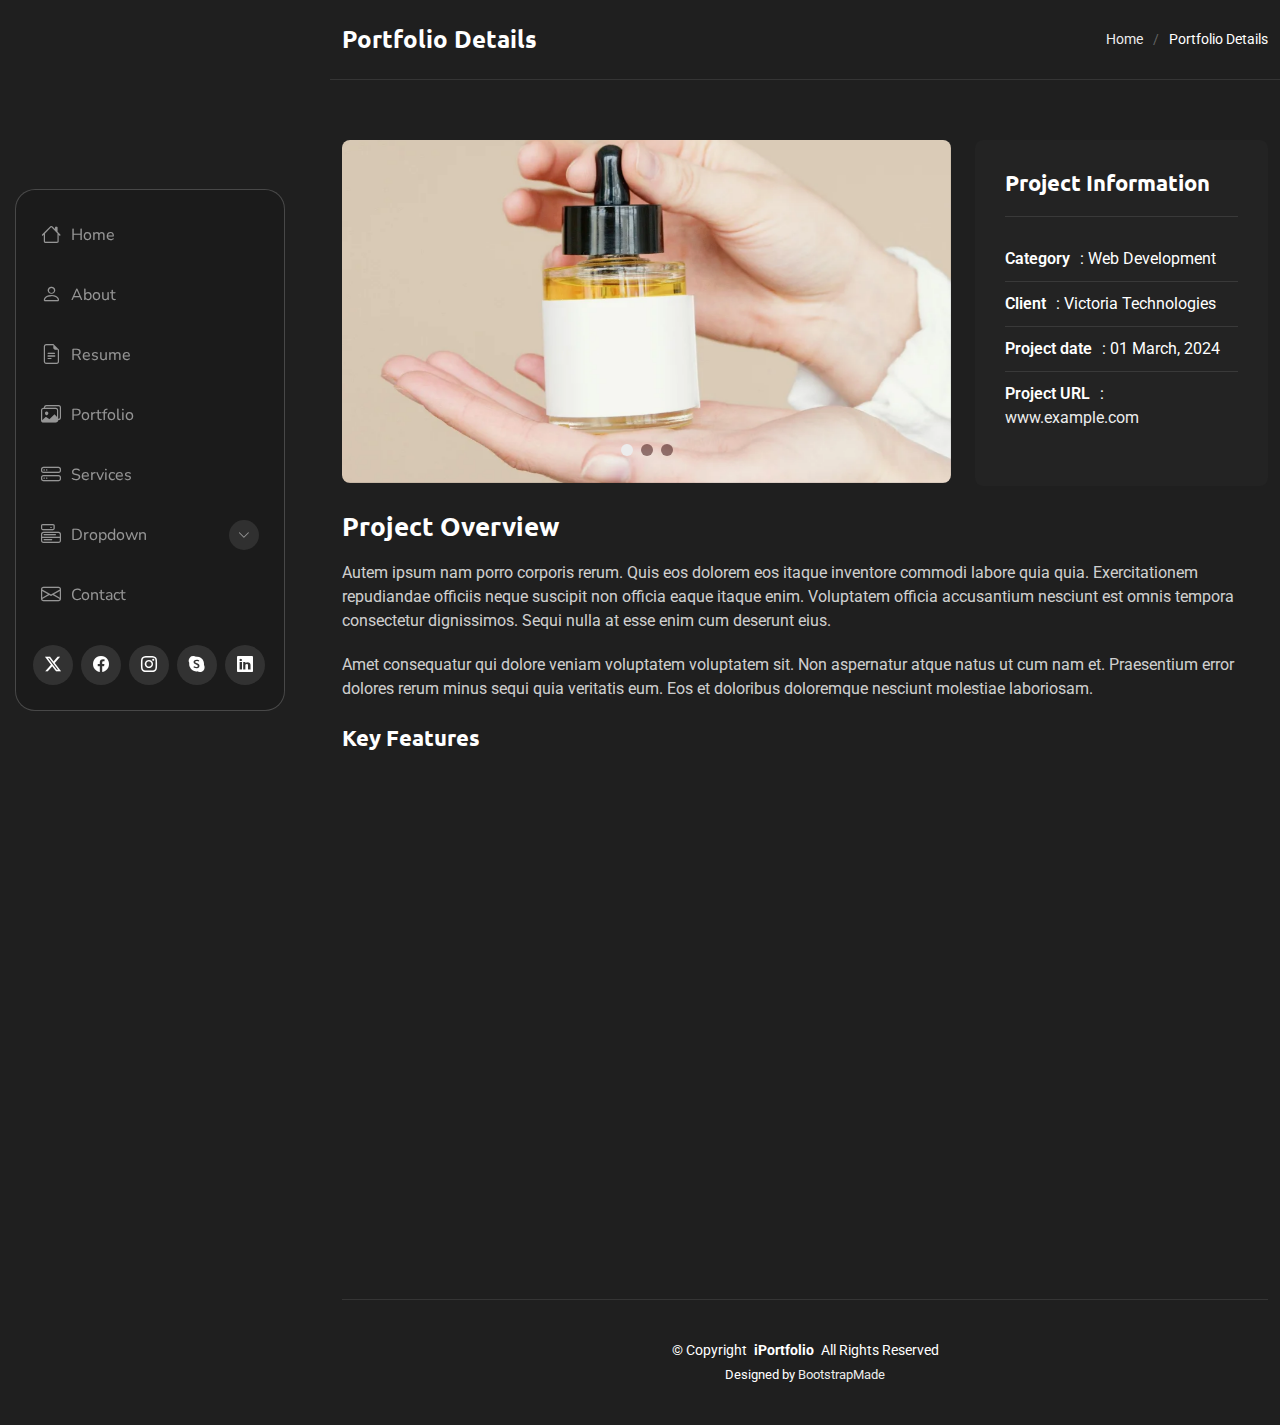
<file: portfolio-details.html>
<!DOCTYPE html>
<html lang="en">

<head>
  <meta charset="utf-8">
  <meta content="width=device-width, initial-scale=1.0" name="viewport">
  <title>Portfolio Details - SnapFolio Bootstrap Template</title>
  <meta name="description" content="">
  <meta name="keywords" content="">

  <!-- Favicons -->
  <link href="assets/img/favicon.png" rel="icon">
  <link href="assets/img/apple-touch-icon.png" rel="apple-touch-icon">

  <!-- Fonts -->
  <link href="https://fonts.googleapis.com" rel="preconnect">
  <link href="https://fonts.gstatic.com" rel="preconnect" crossorigin>
  <link href="https://fonts.googleapis.com/css2?family=Roboto:ital,wght@0,100;0,300;0,400;0,500;0,700;0,900;1,100;1,300;1,400;1,500;1,700;1,900&family=Ubuntu:ital,wght@0,300;0,400;0,500;0,700;1,300;1,400;1,500;1,700&family=Nunito:ital,wght@0,200;0,300;0,400;0,500;0,600;0,700;0,800;0,900;1,200;1,300;1,400;1,500;1,600;1,700;1,800;1,900&display=swap" rel="stylesheet">

  <!-- Vendor CSS Files -->
  <link href="assets/vendor/bootstrap/css/bootstrap.min.css" rel="stylesheet">
  <link href="assets/vendor/bootstrap-icons/bootstrap-icons.css" rel="stylesheet">
  <link href="assets/vendor/aos/aos.css" rel="stylesheet">
  <link href="assets/vendor/glightbox/css/glightbox.min.css" rel="stylesheet">
  <link href="assets/vendor/swiper/swiper-bundle.min.css" rel="stylesheet">

  <!-- Main CSS File -->
  <link href="assets/css/main.css" rel="stylesheet">

  <!-- =======================================================
  * Template Name: SnapFolio
  * Template URL: https://bootstrapmade.com/snapfolio-bootstrap-portfolio-template/
  * Updated: Jul 21 2025 with Bootstrap v5.3.7
  * Author: BootstrapMade.com
  * License: https://bootstrapmade.com/license/
  ======================================================== -->
</head>

<body class="portfolio-details-page">

  <header id="header" class="header dark-background d-flex flex-column justify-content-center">
    <i class="header-toggle d-xl-none bi bi-list"></i>

    <div class="header-container d-flex flex-column align-items-start">
      <nav id="navmenu" class="navmenu">
        <ul>
          <li><a href="#hero"><i class="bi bi-house navicon"></i>Home</a></li>
          <li><a href="#about"><i class="bi bi-person navicon"></i> About</a></li>
          <li><a href="#resume"><i class="bi bi-file-earmark-text navicon"></i> Resume</a></li>
          <li><a href="#portfolio"><i class="bi bi-images navicon"></i> Portfolio</a></li>
          <li><a href="#services"><i class="bi bi-hdd-stack navicon"></i> Services</a></li>
          <li class="dropdown"><a href="#"><i class="bi bi-menu-button navicon"></i> <span>Dropdown</span> <i class="bi bi-chevron-down toggle-dropdown"></i></a>
            <ul>
              <li><a href="#">Dropdown 1</a></li>
              <li class="dropdown"><a href="#"><span>Deep Dropdown</span> <i class="bi bi-chevron-down toggle-dropdown"></i></a>
                <ul>
                  <li><a href="#">Deep Dropdown 1</a></li>
                  <li><a href="#">Deep Dropdown 2</a></li>
                  <li><a href="#">Deep Dropdown 3</a></li>
                  <li><a href="#">Deep Dropdown 4</a></li>
                  <li><a href="#">Deep Dropdown 5</a></li>
                </ul>
              </li>
              <li><a href="#">Dropdown 2</a></li>
              <li><a href="#">Dropdown 3</a></li>
              <li><a href="#">Dropdown 4</a></li>
            </ul>
          </li>
          <li><a href="#contact"><i class="bi bi-envelope navicon"></i> Contact</a></li>
        </ul>
      </nav>

      <div class="social-links text-center">
        <a href="#" class="twitter"><i class="bi bi-twitter-x"></i></a>
        <a href="#" class="facebook"><i class="bi bi-facebook"></i></a>
        <a href="#" class="instagram"><i class="bi bi-instagram"></i></a>
        <a href="#" class="google-plus"><i class="bi bi-skype"></i></a>
        <a href="#" class="linkedin"><i class="bi bi-linkedin"></i></a>
      </div>

    </div>

  </header>

  <main class="main">

    <!-- Page Title -->
    <div class="page-title dark-background">
      <div class="container d-lg-flex justify-content-between align-items-center">
        <h1 class="mb-2 mb-lg-0">Portfolio Details</h1>
        <nav class="breadcrumbs">
          <ol>
            <li><a href="index.html">Home</a></li>
            <li class="current">Portfolio Details</li>
          </ol>
        </nav>
      </div>
    </div><!-- End Page Title -->

    <!-- Portfolio Details Section -->
    <section id="portfolio-details" class="portfolio-details section">

      <div class="container" data-aos="fade-up" data-aos-delay="100">

        <div class="row gy-4">

          <div class="col-lg-8">
            <div class="portfolio-details-slider swiper init-swiper">

              <script type="application/json" class="swiper-config">
                {
                  "loop": true,
                  "speed": 600,
                  "autoplay": {
                    "delay": 5000
                  },
                  "slidesPerView": "auto",
                  "pagination": {
                    "el": ".swiper-pagination",
                    "type": "bullets",
                    "clickable": true
                  }
                }
              </script>

              <div class="swiper-wrapper align-items-center">

                <div class="swiper-slide">
                  <img src="assets/img/portfolio/portfolio-1.webp" alt="Portfolio Image" class="img-fluid" loading="lazy">
                </div>

                <div class="swiper-slide">
                  <img src="assets/img/portfolio/portfolio-10.webp" alt="Portfolio Image" class="img-fluid" loading="lazy">
                </div>

                <div class="swiper-slide">
                  <img src="assets/img/portfolio/portfolio-7.webp" alt="Portfolio Image" class="img-fluid" loading="lazy">
                </div>

              </div>
              <div class="swiper-pagination"></div>
            </div>
          </div>

          <div class="col-lg-4">
            <div class="portfolio-info" data-aos="fade-left" data-aos-delay="200">
              <h3>Project Information</h3>
              <ul>
                <li><strong>Category</strong>: Web Development</li>
                <li><strong>Client</strong>: Victoria Technologies</li>
                <li><strong>Project date</strong>: 01 March, 2024</li>
                <li><strong>Project URL</strong>: <a href="#" target="_blank">www.example.com</a></li>
              </ul>
            </div>
          </div>

          <div class="col-lg-12">
            <div class="portfolio-description" data-aos="fade-up" data-aos-delay="300">
              <h2>Project Overview</h2>
              <p>
                Autem ipsum nam porro corporis rerum. Quis eos dolorem eos itaque inventore commodi labore quia quia. Exercitationem repudiandae officiis neque suscipit non officia eaque itaque enim. Voluptatem officia accusantium nesciunt est omnis tempora consectetur dignissimos. Sequi nulla at esse enim cum deserunt eius.
              </p>
              <p>
                Amet consequatur qui dolore veniam voluptatem voluptatem sit. Non aspernatur atque natus ut cum nam et. Praesentium error dolores rerum minus sequi quia veritatis eum. Eos et doloribus doloremque nesciunt molestiae laboriosam.
              </p>

              <div class="features mt-4">
                <h3>Key Features</h3>
                <div class="row gy-3">
                  <div class="col-md-6">
                    <div class="feature-item" data-aos="fade-up" data-aos-delay="400">
                      <i class="bi bi-check-circle-fill"></i>
                      <h4>Responsive Design</h4>
                      <p>Voluptatum deleniti atque corrupti quos dolores et quas molestias excepturi sint occaecati cupiditate non provident</p>
                    </div>
                  </div>

                  <div class="col-md-6">
                    <div class="feature-item" data-aos="fade-up" data-aos-delay="500">
                      <i class="bi bi-shield-check"></i>
                      <h4>Advanced Security</h4>
                      <p>Minim veniam, quis nostrud exercitation ullamco laboris nisi ut aliquip ex ea commodo consequat tarad limino ata</p>
                    </div>
                  </div>

                  <div class="col-md-6">
                    <div class="feature-item" data-aos="fade-up" data-aos-delay="600">
                      <i class="bi bi-graph-up"></i>
                      <h4>Performance Optimization</h4>
                      <p>Duis aute irure dolor in reprehenderit in voluptate velit esse cillum dolore eu fugiat nulla pariatur</p>
                    </div>
                  </div>

                  <div class="col-md-6">
                    <div class="feature-item" data-aos="fade-up" data-aos-delay="700">
                      <i class="bi bi-gear"></i>
                      <h4>Easy Integration</h4>
                      <p>Excepteur sint occaecat cupidatat non proident, sunt in culpa qui officia deserunt mollit anim id est laborum</p>
                    </div>
                  </div>
                </div>
              </div>
            </div>
          </div>

        </div>

      </div>

    </section><!-- /Portfolio Details Section -->

  </main>

  <footer id="footer" class="footer position-relative">

    <div class="container">
      <div class="copyright text-center ">
        <p>© <span>Copyright</span> <strong class="px-1 sitename">iPortfolio</strong> <span>All Rights Reserved</span></p>
      </div>
      <div class="credits">
        <!-- All the links in the footer should remain intact. -->
        <!-- You can delete the links only if you've purchased the pro version. -->
        <!-- Licensing information: https://bootstrapmade.com/license/ -->
        <!-- Purchase the pro version with working PHP/AJAX contact form: [buy-url] -->
        Designed by <a href="https://bootstrapmade.com/">BootstrapMade</a>
      </div>
    </div>

  </footer>

  <!-- Scroll Top -->
  <a href="#" id="scroll-top" class="scroll-top d-flex align-items-center justify-content-center"><i class="bi bi-arrow-up-short"></i></a>

  <!-- Preloader -->
  <div id="preloader"></div>

  <!-- Vendor JS Files -->
  <script src="assets/vendor/bootstrap/js/bootstrap.bundle.min.js"></script>
  <script src="assets/vendor/php-email-form/validate.js"></script>
  <script src="assets/vendor/aos/aos.js"></script>
  <script src="assets/vendor/typed.js/typed.umd.js"></script>
  <script src="assets/vendor/purecounter/purecounter_vanilla.js"></script>
  <script src="assets/vendor/waypoints/noframework.waypoints.js"></script>
  <script src="assets/vendor/isotope-layout/isotope.pkgd.min.js"></script>
  <script src="assets/vendor/imagesloaded/imagesloaded.pkgd.min.js"></script>
  <script src="assets/vendor/glightbox/js/glightbox.min.js"></script>
  <script src="assets/vendor/swiper/swiper-bundle.min.js"></script>

  <!-- Main JS File -->
  <script src="assets/js/main.js"></script>

</body>

</html>
</file>
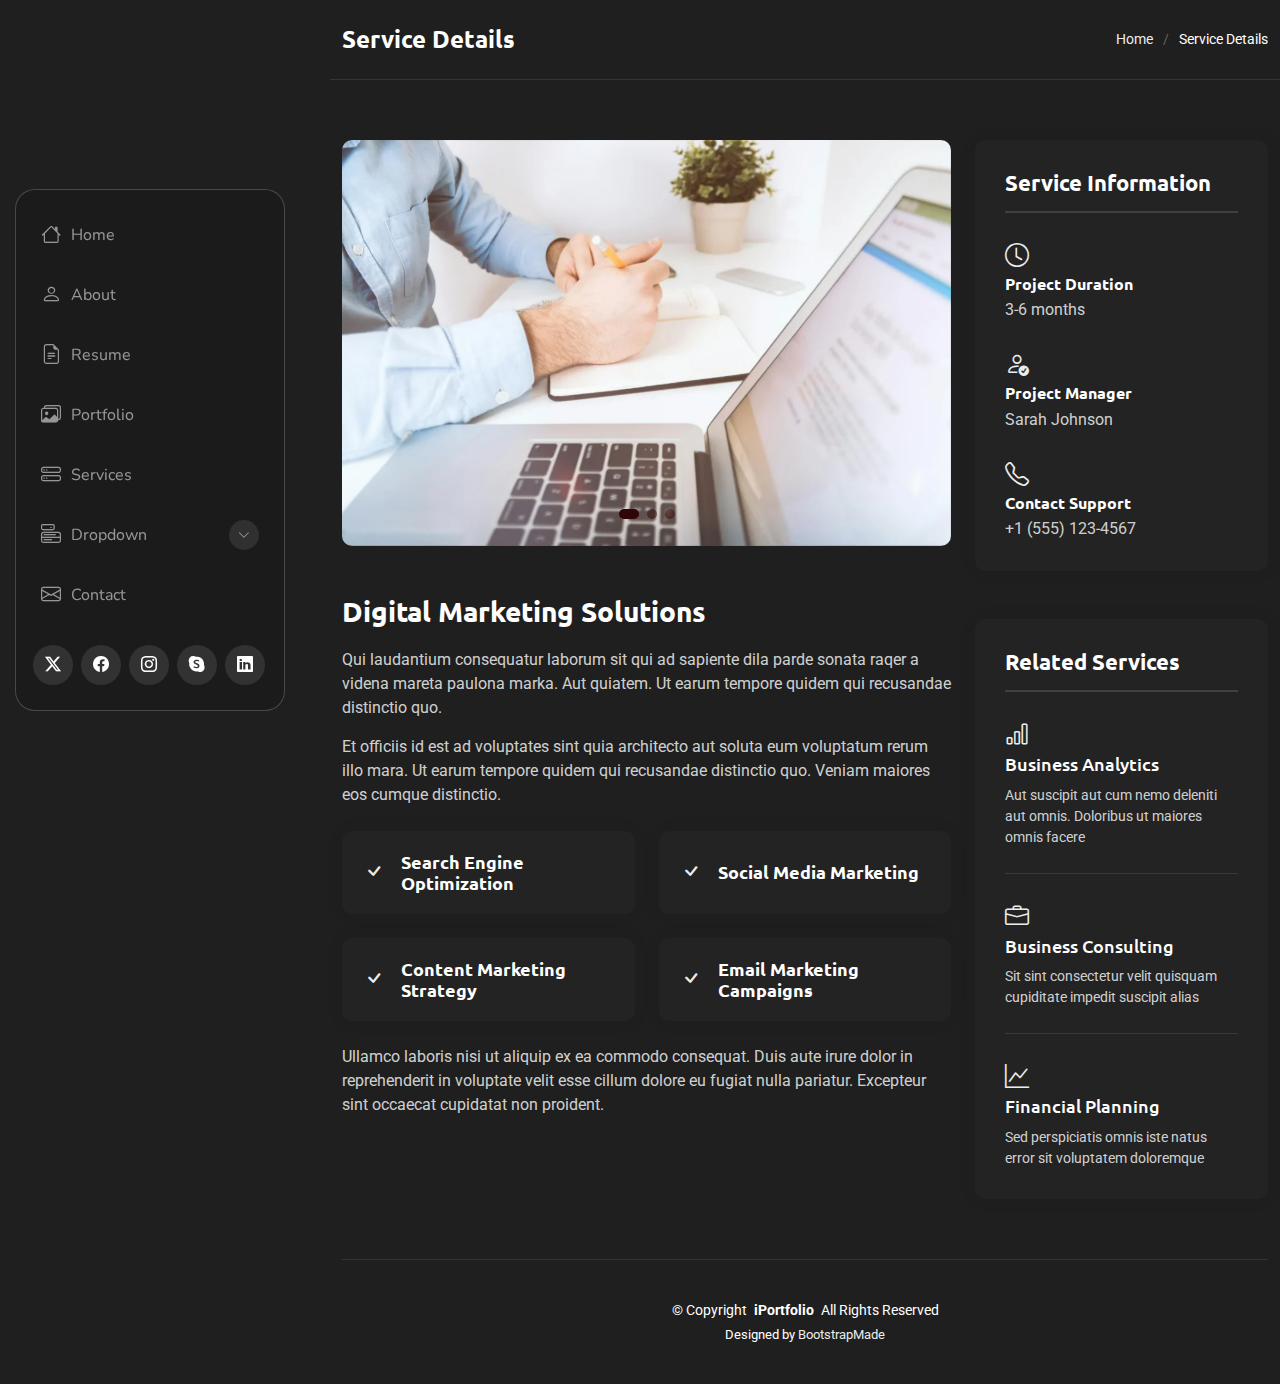
<file: service-details.html>
<!DOCTYPE html>
<html lang="en">

<head>
  <meta charset="utf-8">
  <meta content="width=device-width, initial-scale=1.0" name="viewport">
  <title>Service Details - SnapFolio Bootstrap Template</title>
  <meta name="description" content="">
  <meta name="keywords" content="">

  <!-- Favicons -->
  <link href="assets/img/favicon.png" rel="icon">
  <link href="assets/img/apple-touch-icon.png" rel="apple-touch-icon">

  <!-- Fonts -->
  <link href="https://fonts.googleapis.com" rel="preconnect">
  <link href="https://fonts.gstatic.com" rel="preconnect" crossorigin>
  <link href="https://fonts.googleapis.com/css2?family=Roboto:ital,wght@0,100;0,300;0,400;0,500;0,700;0,900;1,100;1,300;1,400;1,500;1,700;1,900&family=Ubuntu:ital,wght@0,300;0,400;0,500;0,700;1,300;1,400;1,500;1,700&family=Nunito:ital,wght@0,200;0,300;0,400;0,500;0,600;0,700;0,800;0,900;1,200;1,300;1,400;1,500;1,600;1,700;1,800;1,900&display=swap" rel="stylesheet">

  <!-- Vendor CSS Files -->
  <link href="assets/vendor/bootstrap/css/bootstrap.min.css" rel="stylesheet">
  <link href="assets/vendor/bootstrap-icons/bootstrap-icons.css" rel="stylesheet">
  <link href="assets/vendor/aos/aos.css" rel="stylesheet">
  <link href="assets/vendor/glightbox/css/glightbox.min.css" rel="stylesheet">
  <link href="assets/vendor/swiper/swiper-bundle.min.css" rel="stylesheet">

  <!-- Main CSS File -->
  <link href="assets/css/main.css" rel="stylesheet">

  <!-- =======================================================
  * Template Name: SnapFolio
  * Template URL: https://bootstrapmade.com/snapfolio-bootstrap-portfolio-template/
  * Updated: Jul 21 2025 with Bootstrap v5.3.7
  * Author: BootstrapMade.com
  * License: https://bootstrapmade.com/license/
  ======================================================== -->
</head>

<body class="service-details-page">

  <header id="header" class="header dark-background d-flex flex-column justify-content-center">
    <i class="header-toggle d-xl-none bi bi-list"></i>

    <div class="header-container d-flex flex-column align-items-start">
      <nav id="navmenu" class="navmenu">
        <ul>
          <li><a href="#hero"><i class="bi bi-house navicon"></i>Home</a></li>
          <li><a href="#about"><i class="bi bi-person navicon"></i> About</a></li>
          <li><a href="#resume"><i class="bi bi-file-earmark-text navicon"></i> Resume</a></li>
          <li><a href="#portfolio"><i class="bi bi-images navicon"></i> Portfolio</a></li>
          <li><a href="#services"><i class="bi bi-hdd-stack navicon"></i> Services</a></li>
          <li class="dropdown"><a href="#"><i class="bi bi-menu-button navicon"></i> <span>Dropdown</span> <i class="bi bi-chevron-down toggle-dropdown"></i></a>
            <ul>
              <li><a href="#">Dropdown 1</a></li>
              <li class="dropdown"><a href="#"><span>Deep Dropdown</span> <i class="bi bi-chevron-down toggle-dropdown"></i></a>
                <ul>
                  <li><a href="#">Deep Dropdown 1</a></li>
                  <li><a href="#">Deep Dropdown 2</a></li>
                  <li><a href="#">Deep Dropdown 3</a></li>
                  <li><a href="#">Deep Dropdown 4</a></li>
                  <li><a href="#">Deep Dropdown 5</a></li>
                </ul>
              </li>
              <li><a href="#">Dropdown 2</a></li>
              <li><a href="#">Dropdown 3</a></li>
              <li><a href="#">Dropdown 4</a></li>
            </ul>
          </li>
          <li><a href="#contact"><i class="bi bi-envelope navicon"></i> Contact</a></li>
        </ul>
      </nav>

      <div class="social-links text-center">
        <a href="#" class="twitter"><i class="bi bi-twitter-x"></i></a>
        <a href="#" class="facebook"><i class="bi bi-facebook"></i></a>
        <a href="#" class="instagram"><i class="bi bi-instagram"></i></a>
        <a href="#" class="google-plus"><i class="bi bi-skype"></i></a>
        <a href="#" class="linkedin"><i class="bi bi-linkedin"></i></a>
      </div>

    </div>

  </header>

  <main class="main">

    <!-- Page Title -->
    <div class="page-title dark-background">
      <div class="container d-lg-flex justify-content-between align-items-center">
        <h1 class="mb-2 mb-lg-0">Service Details</h1>
        <nav class="breadcrumbs">
          <ol>
            <li><a href="index.html">Home</a></li>
            <li class="current">Service Details</li>
          </ol>
        </nav>
      </div>
    </div><!-- End Page Title -->

    <!-- Service Details Section -->
    <section id="service-details" class="service-details section">

      <div class="container" data-aos="fade-up" data-aos-delay="100">

        <div class="row gy-4">

          <div class="col-lg-8">
            <div class="service-details-slider swiper init-swiper">
              <script type="application/json" class="swiper-config">
                {
                  "loop": true,
                  "speed": 600,
                  "autoplay": {
                    "delay": 5000
                  },
                  "slidesPerView": 1,
                  "pagination": {
                    "el": ".swiper-pagination",
                    "type": "bullets",
                    "clickable": true
                  }
                }
              </script>
              <div class="swiper-wrapper align-items-center">
                <div class="swiper-slide">
                  <img src="assets/img/services/services-1.webp" alt="" class="img-fluid" loading="lazy">
                </div>
                <div class="swiper-slide">
                  <img src="assets/img/services/services-2.webp" alt="" class="img-fluid" loading="lazy">
                </div>
                <div class="swiper-slide">
                  <img src="assets/img/services/services-3.webp" alt="" class="img-fluid" loading="lazy">
                </div>
              </div>
              <div class="swiper-pagination"></div>
            </div>

            <div class="content mt-5">
              <h3>Digital Marketing Solutions</h3>
              <p>
                Qui laudantium consequatur laborum sit qui ad sapiente dila parde sonata raqer a videna mareta paulona marka. Aut quiatem. Ut earum tempore quidem qui recusandae distinctio quo.
              </p>
              <p>
                Et officiis id est ad voluptates sint quia architecto aut soluta eum voluptatum rerum illo mara. Ut earum tempore quidem qui recusandae distinctio quo. Veniam maiores eos cumque distinctio.
              </p>

              <div class="features mt-4">
                <div class="row gy-4">
                  <div class="col-md-6" data-aos="fade-up" data-aos-delay="100">
                    <div class="feature-box d-flex align-items-center">
                      <i class="bi bi-check"></i>
                      <h4>Search Engine Optimization</h4>
                    </div>
                  </div>
                  <div class="col-md-6" data-aos="fade-up" data-aos-delay="200">
                    <div class="feature-box d-flex align-items-center">
                      <i class="bi bi-check"></i>
                      <h4>Social Media Marketing</h4>
                    </div>
                  </div>
                  <div class="col-md-6" data-aos="fade-up" data-aos-delay="300">
                    <div class="feature-box d-flex align-items-center">
                      <i class="bi bi-check"></i>
                      <h4>Content Marketing Strategy</h4>
                    </div>
                  </div>
                  <div class="col-md-6" data-aos="fade-up" data-aos-delay="400">
                    <div class="feature-box d-flex align-items-center">
                      <i class="bi bi-check"></i>
                      <h4>Email Marketing Campaigns</h4>
                    </div>
                  </div>
                </div>
              </div>

              <p class="mt-4">
                Ullamco laboris nisi ut aliquip ex ea commodo consequat. Duis aute irure dolor in reprehenderit in voluptate velit esse cillum dolore eu fugiat nulla pariatur. Excepteur sint occaecat cupidatat non proident.
              </p>
            </div>
          </div>

          <div class="col-lg-4">
            <div class="service-info">
              <h4>Service Information</h4>
              <div class="info-item">
                <i class="bi bi-clock"></i>
                <h5>Project Duration</h5>
                <p>3-6 months</p>
              </div>
              <div class="info-item">
                <i class="bi bi-person-check"></i>
                <h5>Project Manager</h5>
                <p>Sarah Johnson</p>
              </div>
              <div class="info-item">
                <i class="bi bi-telephone"></i>
                <h5>Contact Support</h5>
                <p>+1 (555) 123-4567</p>
              </div>
            </div>

            <div class="related-services mt-5">
              <h4>Related Services</h4>
              <div class="service-item">
                <i class="bi bi-bar-chart"></i>
                <h5><a href="#">Business Analytics</a></h5>
                <p>Aut suscipit aut cum nemo deleniti aut omnis. Doloribus ut maiores omnis facere</p>
              </div>
              <div class="service-item">
                <i class="bi bi-briefcase"></i>
                <h5><a href="#">Business Consulting</a></h5>
                <p>Sit sint consectetur velit quisquam cupiditate impedit suscipit alias</p>
              </div>
              <div class="service-item">
                <i class="bi bi-graph-up"></i>
                <h5><a href="#">Financial Planning</a></h5>
                <p>Sed perspiciatis omnis iste natus error sit voluptatem doloremque</p>
              </div>
            </div>
          </div>

        </div>

      </div>

    </section><!-- /Service Details Section -->

  </main>

  <footer id="footer" class="footer position-relative">

    <div class="container">
      <div class="copyright text-center ">
        <p>© <span>Copyright</span> <strong class="px-1 sitename">iPortfolio</strong> <span>All Rights Reserved</span></p>
      </div>
      <div class="credits">
        <!-- All the links in the footer should remain intact. -->
        <!-- You can delete the links only if you've purchased the pro version. -->
        <!-- Licensing information: https://bootstrapmade.com/license/ -->
        <!-- Purchase the pro version with working PHP/AJAX contact form: [buy-url] -->
        Designed by <a href="https://bootstrapmade.com/">BootstrapMade</a>
      </div>
    </div>

  </footer>

  <!-- Scroll Top -->
  <a href="#" id="scroll-top" class="scroll-top d-flex align-items-center justify-content-center"><i class="bi bi-arrow-up-short"></i></a>

  <!-- Preloader -->
  <div id="preloader"></div>

  <!-- Vendor JS Files -->
  <script src="assets/vendor/bootstrap/js/bootstrap.bundle.min.js"></script>
  <script src="assets/vendor/php-email-form/validate.js"></script>
  <script src="assets/vendor/aos/aos.js"></script>
  <script src="assets/vendor/typed.js/typed.umd.js"></script>
  <script src="assets/vendor/purecounter/purecounter_vanilla.js"></script>
  <script src="assets/vendor/waypoints/noframework.waypoints.js"></script>
  <script src="assets/vendor/isotope-layout/isotope.pkgd.min.js"></script>
  <script src="assets/vendor/imagesloaded/imagesloaded.pkgd.min.js"></script>
  <script src="assets/vendor/glightbox/js/glightbox.min.js"></script>
  <script src="assets/vendor/swiper/swiper-bundle.min.js"></script>

  <!-- Main JS File -->
  <script src="assets/js/main.js"></script>

</body>

</html>
</file>
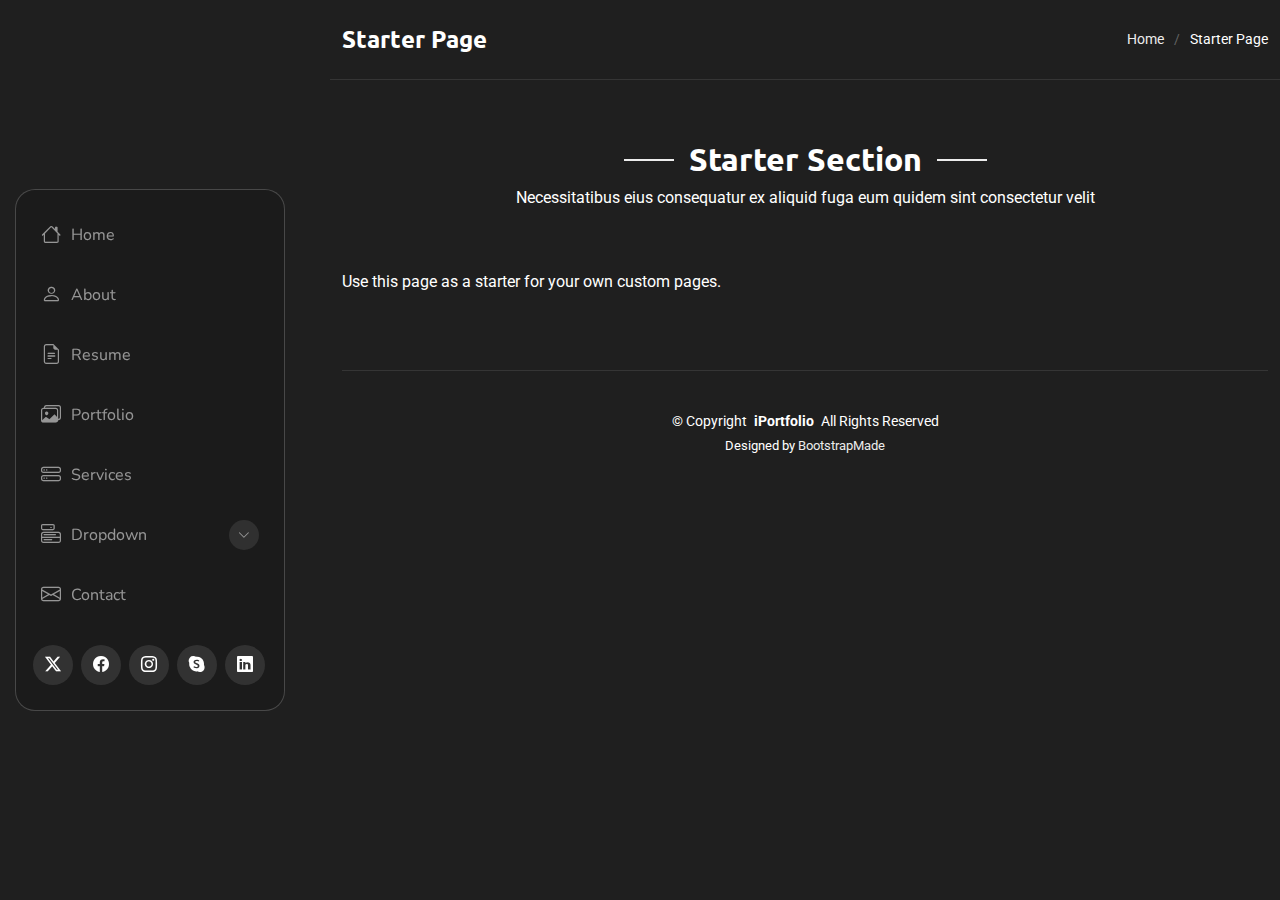
<file: starter-page.html>
<!DOCTYPE html>
<html lang="en">

<head>
  <meta charset="utf-8">
  <meta content="width=device-width, initial-scale=1.0" name="viewport">
  <title>Starter Page - SnapFolio Bootstrap Template</title>
  <meta name="description" content="">
  <meta name="keywords" content="">

  <!-- Favicons -->
  <link href="assets/img/favicon.png" rel="icon">
  <link href="assets/img/apple-touch-icon.png" rel="apple-touch-icon">

  <!-- Fonts -->
  <link href="https://fonts.googleapis.com" rel="preconnect">
  <link href="https://fonts.gstatic.com" rel="preconnect" crossorigin>
  <link href="https://fonts.googleapis.com/css2?family=Roboto:ital,wght@0,100;0,300;0,400;0,500;0,700;0,900;1,100;1,300;1,400;1,500;1,700;1,900&family=Ubuntu:ital,wght@0,300;0,400;0,500;0,700;1,300;1,400;1,500;1,700&family=Nunito:ital,wght@0,200;0,300;0,400;0,500;0,600;0,700;0,800;0,900;1,200;1,300;1,400;1,500;1,600;1,700;1,800;1,900&display=swap" rel="stylesheet">

  <!-- Vendor CSS Files -->
  <link href="assets/vendor/bootstrap/css/bootstrap.min.css" rel="stylesheet">
  <link href="assets/vendor/bootstrap-icons/bootstrap-icons.css" rel="stylesheet">
  <link href="assets/vendor/aos/aos.css" rel="stylesheet">
  <link href="assets/vendor/glightbox/css/glightbox.min.css" rel="stylesheet">
  <link href="assets/vendor/swiper/swiper-bundle.min.css" rel="stylesheet">

  <!-- Main CSS File -->
  <link href="assets/css/main.css" rel="stylesheet">

  <!-- =======================================================
  * Template Name: SnapFolio
  * Template URL: https://bootstrapmade.com/snapfolio-bootstrap-portfolio-template/
  * Updated: Jul 21 2025 with Bootstrap v5.3.7
  * Author: BootstrapMade.com
  * License: https://bootstrapmade.com/license/
  ======================================================== -->
</head>

<body class="starter-page-page">

  <header id="header" class="header dark-background d-flex flex-column justify-content-center">
    <i class="header-toggle d-xl-none bi bi-list"></i>

    <div class="header-container d-flex flex-column align-items-start">
      <nav id="navmenu" class="navmenu">
        <ul>
          <li><a href="#hero"><i class="bi bi-house navicon"></i>Home</a></li>
          <li><a href="#about"><i class="bi bi-person navicon"></i> About</a></li>
          <li><a href="#resume"><i class="bi bi-file-earmark-text navicon"></i> Resume</a></li>
          <li><a href="#portfolio"><i class="bi bi-images navicon"></i> Portfolio</a></li>
          <li><a href="#services"><i class="bi bi-hdd-stack navicon"></i> Services</a></li>
          <li class="dropdown"><a href="#"><i class="bi bi-menu-button navicon"></i> <span>Dropdown</span> <i class="bi bi-chevron-down toggle-dropdown"></i></a>
            <ul>
              <li><a href="#">Dropdown 1</a></li>
              <li class="dropdown"><a href="#"><span>Deep Dropdown</span> <i class="bi bi-chevron-down toggle-dropdown"></i></a>
                <ul>
                  <li><a href="#">Deep Dropdown 1</a></li>
                  <li><a href="#">Deep Dropdown 2</a></li>
                  <li><a href="#">Deep Dropdown 3</a></li>
                  <li><a href="#">Deep Dropdown 4</a></li>
                  <li><a href="#">Deep Dropdown 5</a></li>
                </ul>
              </li>
              <li><a href="#">Dropdown 2</a></li>
              <li><a href="#">Dropdown 3</a></li>
              <li><a href="#">Dropdown 4</a></li>
            </ul>
          </li>
          <li><a href="#contact"><i class="bi bi-envelope navicon"></i> Contact</a></li>
        </ul>
      </nav>

      <div class="social-links text-center">
        <a href="#" class="twitter"><i class="bi bi-twitter-x"></i></a>
        <a href="#" class="facebook"><i class="bi bi-facebook"></i></a>
        <a href="#" class="instagram"><i class="bi bi-instagram"></i></a>
        <a href="#" class="google-plus"><i class="bi bi-skype"></i></a>
        <a href="#" class="linkedin"><i class="bi bi-linkedin"></i></a>
      </div>

    </div>

  </header>

  <main class="main">

    <!-- Page Title -->
    <div class="page-title dark-background">
      <div class="container d-lg-flex justify-content-between align-items-center">
        <h1 class="mb-2 mb-lg-0">Starter Page</h1>
        <nav class="breadcrumbs">
          <ol>
            <li><a href="index.html">Home</a></li>
            <li class="current">Starter Page</li>
          </ol>
        </nav>
      </div>
    </div><!-- End Page Title -->

    <!-- Starter Section Section -->
    <section id="starter-section" class="starter-section section">

      <!-- Section Title -->
      <div class="container section-title" data-aos="fade-up">
        <h2>Starter Section</h2>
        <p>Necessitatibus eius consequatur ex aliquid fuga eum quidem sint consectetur velit</p>
      </div><!-- End Section Title -->

      <div class="container" data-aos="fade-up">
        <p>Use this page as a starter for your own custom pages.</p>
      </div>

    </section><!-- /Starter Section Section -->

  </main>

  <footer id="footer" class="footer position-relative">

    <div class="container">
      <div class="copyright text-center ">
        <p>© <span>Copyright</span> <strong class="px-1 sitename">iPortfolio</strong> <span>All Rights Reserved</span></p>
      </div>
      <div class="credits">
        <!-- All the links in the footer should remain intact. -->
        <!-- You can delete the links only if you've purchased the pro version. -->
        <!-- Licensing information: https://bootstrapmade.com/license/ -->
        <!-- Purchase the pro version with working PHP/AJAX contact form: [buy-url] -->
        Designed by <a href="https://bootstrapmade.com/">BootstrapMade</a>
      </div>
    </div>

  </footer>

  <!-- Scroll Top -->
  <a href="#" id="scroll-top" class="scroll-top d-flex align-items-center justify-content-center"><i class="bi bi-arrow-up-short"></i></a>

  <!-- Preloader -->
  <div id="preloader"></div>

  <!-- Vendor JS Files -->
  <script src="assets/vendor/bootstrap/js/bootstrap.bundle.min.js"></script>
  <script src="assets/vendor/php-email-form/validate.js"></script>
  <script src="assets/vendor/aos/aos.js"></script>
  <script src="assets/vendor/typed.js/typed.umd.js"></script>
  <script src="assets/vendor/purecounter/purecounter_vanilla.js"></script>
  <script src="assets/vendor/waypoints/noframework.waypoints.js"></script>
  <script src="assets/vendor/isotope-layout/isotope.pkgd.min.js"></script>
  <script src="assets/vendor/imagesloaded/imagesloaded.pkgd.min.js"></script>
  <script src="assets/vendor/glightbox/js/glightbox.min.js"></script>
  <script src="assets/vendor/swiper/swiper-bundle.min.js"></script>

  <!-- Main JS File -->
  <script src="assets/js/main.js"></script>

</body>

</html>
</file>
<file: assets/css/main.css>
/**
* Template Name: SnapFolio
* Template URL: https://bootstrapmade.com/snapfolio-bootstrap-portfolio-template/
* Updated: Jul 21 2025 with Bootstrap v5.3.7
* Author: BootstrapMade.com
* License: https://bootstrapmade.com/license/
*/

/*--------------------------------------------------------------
# Font & Color Variables
# Help: https://bootstrapmade.com/color-system/
--------------------------------------------------------------*/
/* Fonts */
:root {
  --default-font: "Roboto",  system-ui, -apple-system, "Segoe UI", Roboto, "Helvetica Neue", Arial, "Noto Sans", "Liberation Sans", sans-serif, "Apple Color Emoji", "Segoe UI Emoji", "Segoe UI Symbol", "Noto Color Emoji";
  --heading-font: "Ubuntu",  sans-serif;
  --nav-font: "Nunito",  sans-serif;
}

/* Global Colors - The following color variables are used throughout the website. Updating them here will change the color scheme of the entire website */
:root { 
  --background-color: #1f1f1f; /* Background color for the entire website, including individual sections */
  --default-color: #ffffff; /* Default color used for the majority of the text content across the entire website */
  --heading-color: #ffffff; /* Color for headings, subheadings and title throughout the website */
  --accent-color: #ececec; /* Accent color that represents your brand on the website. It's used for buttons, links, and other elements that need to stand out */
  --surface-color: #232323; /* The surface color is used as a background of boxed elements within sections, such as cards, icon boxes, or other elements that require a visual separation from the global background. */
  --contrast-color: #310606; /* Contrast color for text, ensuring readability against backgrounds of accent, heading, or default colors. */
}

/* Nav Menu Colors - The following color variables are used specifically for the navigation menu. They are separate from the global colors to allow for more customization options */
:root {
  --nav-color: rgba(236, 236, 236, 0.59);  /* The default color of the main navmenu links */
  --nav-hover-color: #ffffff; /* Applied to main navmenu links when they are hovered over or active */
  --nav-mobile-background-color: #393939; /* Used as the background color for mobile navigation menu */
  --nav-dropdown-background-color: #393939; /* Used as the background color for dropdown items that appear when hovering over primary navigation items */
  --nav-dropdown-color: #ffffff; /* Used for navigation links of the dropdown items in the navigation menu. */
  --nav-dropdown-hover-color: #ececec; /* Similar to --nav-hover-color, this color is applied to dropdown navigation links when they are hovered over. */
}

/* Color Presets - These classes override global colors when applied to any section or element, providing reuse of the sam color scheme. */

.light-background {
  --background-color: #2c2c2c;
  --surface-color: #323232;
}

.dark-background {
  --background-color: #040b14;
  --default-color: #ffffff;
  --heading-color: #ffffff;
  --surface-color: #151f2b;
  --contrast-color: #ffffff;
}

/* Smooth scroll */
:root {
  scroll-behavior: smooth;
}

/*--------------------------------------------------------------
# General Styling & Shared Classes
--------------------------------------------------------------*/
body {
  color: var(--default-color);
  background-color: var(--background-color);
  font-family: var(--default-font);
}

a {
  color: var(--accent-color);
  text-decoration: none;
  transition: 0.3s;
}

a:hover {
  color: color-mix(in srgb, var(--accent-color), transparent 25%);
  text-decoration: none;
}

h1,
h2,
h3,
h4,
h5,
h6 {
  color: var(--heading-color);
  font-family: var(--heading-font);
}

/* PHP Email Form Messages
------------------------------*/
.php-email-form .error-message {
  display: none;
  background: #df1529;
  color: #ffffff;
  text-align: left;
  padding: 15px;
  margin-bottom: 24px;
  font-weight: 600;
}

.php-email-form .sent-message {
  display: none;
  color: #ffffff;
  background: #059652;
  text-align: center;
  padding: 15px;
  margin-bottom: 24px;
  font-weight: 600;
}

.php-email-form .loading {
  display: none;
  background: var(--surface-color);
  text-align: center;
  padding: 15px;
  margin-bottom: 24px;
}

.php-email-form .loading:before {
  content: "";
  display: inline-block;
  border-radius: 50%;
  width: 24px;
  height: 24px;
  margin: 0 10px -6px 0;
  border: 3px solid var(--accent-color);
  border-top-color: var(--surface-color);
  animation: php-email-form-loading 1s linear infinite;
}

@keyframes php-email-form-loading {
  0% {
    transform: rotate(0deg);
  }

  100% {
    transform: rotate(360deg);
  }
}

/*--------------------------------------------------------------
# Global Header
--------------------------------------------------------------*/
.header {
  --background-color: #1b1b1b;
  --contrast-color: #444444;
  color: var(--default-color);
  position: fixed;
  top: 0;
  left: 0;
  bottom: 0;
  padding: 0 15px;
  width: 300px;
  transition: all ease-in-out 0.3s;
  overflow-y: auto;
  z-index: 997;
}

.header .header-container {
  border-radius: 20px;
  padding: 15px;
  background-color: var(--background-color);
  border: 1px solid color-mix(in srgb, var(--default-color), transparent 80%);
}

.header .social-links {
  margin: 0 0 10px 0;
}

.header .social-links a {
  font-size: 16px;
  display: inline-flex;
  align-items: center;
  justify-content: center;
  background: color-mix(in srgb, var(--default-color), transparent 90%);
  color: var(--default-color);
  margin: 0 2px;
  border-radius: 50%;
  text-align: center;
  width: 40px;
  height: 40px;
  transition: 0.3s;
}

.header .social-links a:hover {
  color: var(--contrast-color);
  background: var(--accent-color);
}

@media (min-width: 1200px) {

  .header~main,
  .header~#footer {
    margin-left: 330px;
  }
}

@media (max-width: 1199px) {
  .header {
    left: -100%;
  }
}

.header.header-show {
  left: 0;
}

.header .header-toggle {
  color: var(--contrast-color);
  background-color: var(--accent-color);
  font-size: 22px;
  display: flex;
  align-items: center;
  justify-content: center;
  width: 40px;
  height: 40px;
  border-radius: 50%;
  cursor: pointer;
  position: fixed;
  top: 15px;
  right: 15px;
  z-index: 9999;
  transition: background-color 0.3s;
}

.header .header-toggle:hover {
  color: var(--contrast-color);
  background-color: color-mix(in srgb, var(--accent-color) 90%, white 15%);
}

/*--------------------------------------------------------------
# Navigation Menu
--------------------------------------------------------------*/
.mobile-nav-toggle {
  display: none;
}

.navmenu {
  padding: 0;
  z-index: 9997;
  width: 100%;
}

.navmenu ul {
  list-style: none;
  padding: 0 0 20px 0;
  margin: 0;
}

.navmenu a,
.navmenu a:focus {
  color: var(--nav-color);
  padding: 15px 10px;
  font-family: var(--nav-font);
  font-size: 16px;
  font-weight: 400;
  display: flex;
  align-items: center;
  white-space: nowrap;
  transition: 0.3s;
  width: 100%;
}

.navmenu a .navicon,
.navmenu a:focus .navicon {
  font-size: 20px;
  margin-right: 10px;
}

.navmenu a .toggle-dropdown,
.navmenu a:focus .toggle-dropdown {
  font-size: 12px;
  line-height: 0;
  margin-left: auto;
  width: 30px;
  height: 30px;
  display: flex;
  align-items: center;
  justify-content: center;
  border-radius: 50%;
  transition: 0.3s;
  flex-shrink: 0;
  background-color: color-mix(in srgb, var(--accent-color), transparent 90%);
}

.navmenu a .toggle-dropdown:hover,
.navmenu a:focus .toggle-dropdown:hover {
  background-color: var(--accent-color);
  color: var(--contrast-color);
}

.navmenu a:hover,
.navmenu .active,
.navmenu .active:focus {
  color: var(--nav-hover-color);
}

.navmenu a:hover .navicon,
.navmenu .active .navicon,
.navmenu .active:focus .navicon {
  color: var(--accent-color);
}

.navmenu .active .toggle-dropdown,
.navmenu .active:focus .toggle-dropdown {
  background-color: var(--accent-color);
  color: var(--contrast-color);
  transform: rotate(180deg);
}

.navmenu .dropdown {
  display: block;
}

.navmenu .dropdown a,
.navmenu .dropdown a:focus {
  color: --nav-dropdown-color;
}

.navmenu .dropdown a:hover,
.navmenu .dropdown .active,
.navmenu .dropdown .active:focus {
  color: var(--nav-dropdown-hover-color);
}

.navmenu .dropdown ul {
  position: static;
  display: none;
  z-index: 99;
  padding: 5px 10px;
  margin: 5px 10px;
  background-color: var(--nav-dropdown-background-color);
  border: 1px solid color-mix(in srgb, var(--default-color), transparent 90%);
  box-shadow: none;
  transition: all 0.5s ease-in-out;
}

.navmenu .dropdown ul ul {
  background-color: rgba(33, 37, 41, 0.1);
}

.navmenu .dropdown>.dropdown-active {
  display: block;
  background-color: rgba(33, 37, 41, 0.03);
}

/*--------------------------------------------------------------
# Global Footer
--------------------------------------------------------------*/
.footer {
  color: var(--default-color);
  background-color: var(--background-color);
  font-size: 14px;
  padding: 0 0 40px 0;
  position: relative;
}

.footer .copyright {
  padding-top: 40px;
  border-top: 1px solid color-mix(in srgb, var(--default-color), transparent 90%);
}

.footer .copyright p {
  margin-bottom: 0;
}

.footer .credits {
  margin-top: 4px;
  font-size: 13px;
  text-align: center;
}

/*--------------------------------------------------------------
# Preloader
--------------------------------------------------------------*/
#preloader {
  position: fixed;
  inset: 0;
  z-index: 999999;
  overflow: hidden;
  background: var(--background-color);
  transition: all 0.6s ease-out;
}

#preloader:before {
  content: "";
  position: fixed;
  top: calc(50% - 30px);
  left: calc(50% - 30px);
  border: 6px solid #ffffff;
  border-color: var(--accent-color) transparent var(--accent-color) transparent;
  border-radius: 50%;
  width: 60px;
  height: 60px;
  animation: animate-preloader 1.5s linear infinite;
}

@keyframes animate-preloader {
  0% {
    transform: rotate(0deg);
  }

  100% {
    transform: rotate(360deg);
  }
}

/*--------------------------------------------------------------
# Scroll Top Button
--------------------------------------------------------------*/
.scroll-top {
  position: fixed;
  visibility: hidden;
  opacity: 0;
  right: 15px;
  bottom: -15px;
  z-index: 99999;
  background-color: var(--accent-color);
  width: 44px;
  height: 44px;
  border-radius: 50px;
  transition: all 0.4s;
}

.scroll-top i {
  font-size: 24px;
  color: var(--contrast-color);
  line-height: 0;
}

.scroll-top:hover {
  background-color: color-mix(in srgb, var(--accent-color), transparent 20%);
  color: var(--contrast-color);
}

.scroll-top.active {
  visibility: visible;
  opacity: 1;
  bottom: 15px;
}

/*--------------------------------------------------------------
# Disable aos animation delay on mobile devices
--------------------------------------------------------------*/
@media screen and (max-width: 768px) {
  [data-aos-delay] {
    transition-delay: 0 !important;
  }
}

/*--------------------------------------------------------------
# Global Page Titles & Breadcrumbs
--------------------------------------------------------------*/
.page-title {
  color: var(--default-color);
  padding: 25px 0 0 0;
  position: relative;
}

.page-title .container {
  border-bottom: 1px solid color-mix(in srgb, var(--default-color), transparent 90%);
  padding-bottom: 25px;
}

.page-title h1 {
  font-size: 24px;
  font-weight: 700;
}

.page-title .breadcrumbs ol {
  display: flex;
  flex-wrap: wrap;
  list-style: none;
  padding: 0;
  margin: 0;
  font-size: 14px;
  font-weight: 400;
}

.page-title .breadcrumbs ol li+li {
  padding-left: 10px;
}

.page-title .breadcrumbs ol li+li::before {
  content: "/";
  display: inline-block;
  padding-right: 10px;
  color: color-mix(in srgb, var(--default-color), transparent 70%);
}

/*--------------------------------------------------------------
# Global Sections
--------------------------------------------------------------*/
section,
.section {
  color: var(--default-color);
  background-color: var(--background-color);
  padding: 60px 0;
  overflow: clip;
}

/*--------------------------------------------------------------
# Global Section Titles
--------------------------------------------------------------*/
.section-title {
  text-align: center;
  padding-bottom: 60px;
  position: relative;
}

.section-title h2 {
  font-size: 32px;
  font-weight: 700;
  position: relative;
}

.section-title h2:before,
.section-title h2:after {
  content: "";
  width: 50px;
  height: 2px;
  background: var(--accent-color);
  display: inline-block;
}

.section-title h2:before {
  margin: 0 15px 10px 0;
}

.section-title h2:after {
  margin: 0 0 10px 15px;
}

.section-title p {
  margin-bottom: 0;
}

/*--------------------------------------------------------------
# Hero Section
--------------------------------------------------------------*/
.hero {
  min-height: 100vh;
  position: relative;
  overflow: hidden;
  display: flex;
  align-items: center;
}

.hero .background-elements {
  position: absolute;
  top: 0;
  left: 0;
  width: 100%;
  height: 100%;
  z-index: 1;
  overflow: hidden;
}

.hero .background-elements .bg-circle {
  position: absolute;
  border-radius: 50%;
  background: linear-gradient(45deg, color-mix(in srgb, var(--accent-color), transparent 90%), color-mix(in srgb, var(--accent-color), transparent 95%));
  animation: float 6s ease-in-out infinite;
}

.hero .background-elements .bg-circle.circle-1 {
  width: 300px;
  height: 300px;
  top: 10%;
  right: 10%;
  animation-delay: 0s;
}

.hero .background-elements .bg-circle.circle-2 {
  width: 200px;
  height: 200px;
  bottom: 20%;
  left: 5%;
  animation-delay: 2s;
}

.hero .hero-content {
  position: relative;
  width: 100%;
  z-index: 2;
}

.hero .container {
  position: relative;
  z-index: 3;
}

.hero .hero-text h1 {
  font-size: 72px;
  font-weight: 800;
  line-height: 1.1;
  margin-bottom: 15px;
  color: var(--heading-color);
}

.hero .hero-text h1 .accent-text {
  color: var(--accent-color);
  position: relative;
}

.hero .hero-text h1 .accent-text::after {
  content: "";
  position: absolute;
  bottom: -5px;
  left: 0;
  width: 100%;
  height: 3px;
  background: linear-gradient(90deg, var(--accent-color), color-mix(in srgb, var(--accent-color), transparent 50%));
}

.hero .hero-text h2 {
  font-size: 32px;
  font-weight: 600;
  color: var(--heading-color);
  margin-bottom: 10px;
}

.hero .hero-text .lead {
  font-size: 24px;
  margin-bottom: 20px;
  color: var(--default-color);
}

.hero .hero-text .lead span {
  color: var(--accent-color);
  font-weight: 600;
  border-bottom: 2px solid var(--accent-color);
  padding-bottom: 2px;
}

.hero .hero-text .description {
  font-size: 18px;
  line-height: 1.6;
  color: color-mix(in srgb, var(--default-color), transparent 20%);
  margin-bottom: 40px;
  max-width: 500px;
}

.hero .hero-actions {
  display: flex;
  gap: 20px;
  margin-bottom: 40px;
  flex-wrap: wrap;
}

.hero .hero-actions .btn {
  padding: 14px 30px;
  font-size: 16px;
  font-weight: 600;
  border-radius: 50px;
  text-decoration: none;
  transition: all 0.3s ease;
  border: 2px solid;
}

.hero .hero-actions .btn.btn-primary {
  background-color: var(--accent-color);
  color: var(--contrast-color);
  border-color: var(--accent-color);
}

.hero .hero-actions .btn.btn-primary:hover {
  background-color: color-mix(in srgb, var(--accent-color), black 10%);
  transform: translateY(-2px);
  box-shadow: 0 8px 25px color-mix(in srgb, var(--accent-color), transparent 70%);
}

.hero .hero-actions .btn.btn-outline {
  background-color: transparent;
  color: var(--accent-color);
  border-color: var(--accent-color);
}

.hero .hero-actions .btn.btn-outline:hover {
  background-color: var(--accent-color);
  color: var(--contrast-color);
  transform: translateY(-2px);
}

.hero .social-links {
  display: flex;
  gap: 20px;
}

.hero .social-links a {
  width: 50px;
  height: 50px;
  display: flex;
  align-items: center;
  justify-content: center;
  background-color: var(--surface-color);
  color: color-mix(in srgb, var(--default-color), transparent 40%);
  border-radius: 50%;
  font-size: 20px;
  transition: all 0.3s ease;
}

.hero .social-links a:hover {
  color: var(--contrast-color);
  background-color: var(--accent-color);
  transform: translateY(-3px);
  box-shadow: 0 8px 25px color-mix(in srgb, var(--accent-color), transparent 70%);
}

.hero .hero-visual {
  display: flex;
  justify-content: center;
  align-items: center;
  height: 100%;
}

.hero .hero-visual .profile-container {
  position: relative;
  width: 400px;
  height: 400px;
}

.hero .hero-visual .profile-container .profile-background {
  position: absolute;
  top: 15px;
  left: 15px;
  width: 100%;
  height: 100%;
  background: color-mix(in srgb, var(--accent-color), transparent 90%);
  border-radius: 30px;
  z-index: 1;
}

.hero .hero-visual .profile-container .profile-image {
  position: relative;
  width: 100%;
  height: 100%;
  object-fit: cover;
  border-radius: 30px;
  z-index: 2;
}

@keyframes float {

  0%,
  100% {
    transform: translateY(0px);
  }

  50% {
    transform: translateY(-20px);
  }
}

@keyframes floatIcon {

  0%,
  100% {
    transform: translateY(0px) rotate(0deg);
  }

  50% {
    transform: translateY(-10px) rotate(5deg);
  }
}

@media (max-width: 992px) {
  .hero .hero-text {
    text-align: center;
    margin-bottom: 50px;
  }

  .hero .hero-text h1 {
    font-size: 56px;
  }

  .hero .hero-text h2 {
    font-size: 28px;
  }

  .hero .hero-text .lead {
    font-size: 20px;
  }

  .hero .hero-visual .profile-container {
    width: 350px;
    height: 350px;
  }
}

@media (max-width: 768px) {
  .hero .hero-text h1 {
    font-size: 42px;
  }

  .hero .hero-text h2 {
    font-size: 24px;
  }

  .hero .hero-text .lead {
    font-size: 18px;
  }

  .hero .hero-text .description {
    font-size: 16px;
  }

  .hero .hero-actions {
    justify-content: center;
  }

  .hero .hero-actions .btn {
    padding: 12px 25px;
    font-size: 14px;
  }

  .hero .hero-visual .profile-container {
    width: 300px;
    height: 300px;
  }

  .hero .background-elements .bg-circle.circle-1 {
    width: 200px;
    height: 200px;
  }

  .hero .background-elements .bg-circle.circle-2 {
    width: 150px;
    height: 150px;
  }

  .hero .background-elements .bg-circle.circle-3 {
    width: 100px;
    height: 100px;
  }
}

/*--------------------------------------------------------------
# About Section
--------------------------------------------------------------*/
.about .profile-card {
  background: linear-gradient(135deg, var(--surface-color) 0%, color-mix(in srgb, var(--surface-color), var(--accent-color) 5%) 100%);
  border-radius: 2rem;
  padding: 2.5rem;
  text-align: center;
  box-shadow: 0 20px 40px rgba(0, 0, 0, 0.08);
  border: 1px solid color-mix(in srgb, var(--accent-color), transparent 90%);
  position: relative;
  overflow: hidden;
}

.about .profile-card::before {
  content: "";
  position: absolute;
  top: 0;
  left: 0;
  right: 0;
  height: 4px;
  background: linear-gradient(90deg, var(--accent-color), color-mix(in srgb, var(--accent-color), var(--heading-color) 30%));
}

@media (max-width: 991px) {
  .about .profile-card {
    margin-bottom: 3rem;
  }
}

.about .profile-header {
  position: relative;
  margin-bottom: 2rem;
}

.about .profile-header .profile-image {
  width: 160px;
  height: 160px;
  margin: 0 auto 1.5rem;
  border-radius: 50%;
  overflow: hidden;
  border: 4px solid var(--accent-color);
  box-shadow: 0 10px 30px rgba(0, 0, 0, 0.15);
}

.about .profile-header .profile-image img {
  width: 100%;
  height: 100%;
  object-fit: cover;
}

.about .profile-header .profile-badge {
  position: absolute;
  bottom: 20px;
  right: calc(50% - 65px);
  width: 32px;
  height: 32px;
  background-color: var(--accent-color);
  border-radius: 50%;
  display: flex;
  align-items: center;
  justify-content: center;
  border: 3px solid var(--surface-color);
}

.about .profile-header .profile-badge i {
  color: var(--contrast-color);
  font-size: 14px;
}

.about .profile-content h3 {
  font-size: 1.5rem;
  font-weight: 700;
  margin-bottom: 0.5rem;
  color: var(--heading-color);
}

.about .profile-content .profession {
  color: var(--accent-color);
  font-weight: 500;
  margin-bottom: 2rem;
}

.about .contact-links {
  display: flex;
  flex-direction: column;
  gap: 1rem;
}

.about .contact-links .contact-item {
  display: flex;
  align-items: center;
  gap: 0.75rem;
  padding: 0.75rem 1rem;
  background-color: color-mix(in srgb, var(--surface-color), var(--background-color) 50%);
  border-radius: 0.75rem;
  text-decoration: none;
  color: var(--default-color);
  transition: all 0.3s;
  border: 1px solid color-mix(in srgb, var(--default-color), transparent 90%);
}

.about .contact-links .contact-item:hover {
  background-color: var(--accent-color);
  color: var(--contrast-color);
  transform: translateY(-2px);
  box-shadow: 0 5px 20px color-mix(in srgb, var(--accent-color), transparent 70%);
}

.about .contact-links .contact-item i {
  font-size: 1rem;
  width: 18px;
}

.about .about-content {
  padding-left: 3rem;
}

@media (max-width: 991px) {
  .about .about-content {
    padding-left: 0;
  }
}

.about .about-content .section-header {
  margin-bottom: 2rem;
}

.about .about-content .section-header .badge-text {
  display: inline-block;
  background: linear-gradient(135deg, var(--accent-color), color-mix(in srgb, var(--accent-color), var(--heading-color) 20%));
  color: var(--contrast-color);
  padding: 0.5rem 1.5rem;
  border-radius: 2rem;
  font-size: 0.875rem;
  font-weight: 600;
  letter-spacing: 0.5px;
  margin-bottom: 1.5rem;
}

.about .about-content .section-header h2 {
  font-size: 2.25rem;
  font-weight: 700;
  line-height: 1.3;
  margin: 0;
}

@media (max-width: 768px) {
  .about .about-content .section-header h2 {
    font-size: 1.875rem;
  }
}

.about .about-content .description {
  margin-bottom: 2.5rem;
}

.about .about-content .description p {
  font-size: 1.1rem;
  line-height: 1.7;
  color: color-mix(in srgb, var(--default-color), transparent 20%);
  margin-bottom: 1.5rem;
}

.about .about-content .description p:last-child {
  margin-bottom: 0;
}

.about .stats-grid {
  display: grid;
  grid-template-columns: repeat(3, 1fr);
  gap: 2rem;
  margin-bottom: 2.5rem;
  padding: 2rem;
  background-color: var(--surface-color);
  border-radius: 1.5rem;
  box-shadow: 0 10px 30px rgba(0, 0, 0, 0.05);
}

@media (max-width: 768px) {
  .about .stats-grid {
    grid-template-columns: 1fr;
    gap: 1.5rem;
    text-align: center;
  }
}

.about .stats-grid .stat-item {
  text-align: center;
}

.about .stats-grid .stat-item .stat-number {
  font-size: 2rem;
  font-weight: 700;
  color: var(--accent-color);
  display: block;
  margin-bottom: 0.5rem;
}

.about .stats-grid .stat-item .stat-label {
  font-size: 0.875rem;
  color: color-mix(in srgb, var(--default-color), transparent 40%);
  font-weight: 500;
}

.about .details-grid {
  margin-bottom: 2.5rem;
}

.about .details-grid .detail-row {
  display: grid;
  grid-template-columns: 1fr 1fr;
  gap: 2rem;
  margin-bottom: 1.5rem;
}

@media (max-width: 768px) {
  .about .details-grid .detail-row {
    grid-template-columns: 1fr;
    gap: 1rem;
  }
}

.about .details-grid .detail-row:last-child {
  margin-bottom: 0;
}

.about .details-grid .detail-item .detail-label {
  display: block;
  font-size: 0.875rem;
  color: color-mix(in srgb, var(--default-color), transparent 50%);
  margin-bottom: 0.5rem;
  font-weight: 500;
}

.about .details-grid .detail-item .detail-value {
  display: block;
  font-weight: 600;
  color: var(--heading-color);
  font-size: 1rem;
}

.about .cta-section {
  display: flex;
  gap: 1rem;
  flex-wrap: wrap;
}

.about .cta-section .btn {
  padding: 0.875rem 2rem;
  border-radius: 0.75rem;
  font-weight: 600;
  text-decoration: none;
  transition: all 0.3s;
  display: inline-flex;
  align-items: center;
  gap: 0.5rem;
  border: 2px solid transparent;
}

.about .cta-section .btn.btn-primary {
  background-color: var(--accent-color);
  color: var(--contrast-color);
}

.about .cta-section .btn.btn-primary:hover {
  background-color: color-mix(in srgb, var(--accent-color), black 15%);
  transform: translateY(-2px);
  box-shadow: 0 10px 30px color-mix(in srgb, var(--accent-color), transparent 60%);
}

.about .cta-section .btn.btn-outline {
  background-color: transparent;
  color: var(--default-color);
  border-color: color-mix(in srgb, var(--default-color), transparent 70%);
}

.about .cta-section .btn.btn-outline:hover {
  border-color: var(--accent-color);
  transform: translateY(-2px);
}

/*--------------------------------------------------------------
# Stats Section
--------------------------------------------------------------*/
.stats .stats-wrapper {
  display: grid;
  grid-template-columns: repeat(4, 1fr);
  gap: 20px;
}

@media (max-width: 992px) {
  .stats .stats-wrapper {
    grid-template-columns: repeat(2, 1fr);
  }
}

@media (max-width: 576px) {
  .stats .stats-wrapper {
    grid-template-columns: 1fr;
  }
}

.stats .stats-item {
  background: linear-gradient(135deg, color-mix(in srgb, var(--surface-color), transparent 5%), var(--surface-color));
  border-radius: 15px;
  padding: 40px 20px;
  text-align: center;
  position: relative;
  transition: transform 0.3s ease, box-shadow 0.3s ease;
  box-shadow: 0 10px 30px rgba(0, 0, 0, 0.05);
  overflow: hidden;
}

.stats .stats-item:hover {
  transform: translateY(-10px);
  box-shadow: 0 15px 35px rgba(0, 0, 0, 0.1);
}

.stats .stats-item:hover .icon-wrapper {
  transform: scale(1.1);
}

.stats .stats-item:nth-child(1) .icon-wrapper {
  background-color: color-mix(in srgb, var(--accent-color), transparent 85%);
}

.stats .stats-item:nth-child(1) .icon-wrapper i {
  color: color-mix(in srgb, var(--accent-color), transparent 10%);
}

.stats .stats-item:nth-child(2) .icon-wrapper {
  background-color: color-mix(in srgb, #ff7e00, transparent 85%);
}

.stats .stats-item:nth-child(2) .icon-wrapper i {
  color: color-mix(in srgb, #ff7e00, transparent 10%);
}

.stats .stats-item:nth-child(3) .icon-wrapper {
  background-color: color-mix(in srgb, #00c875, transparent 85%);
}

.stats .stats-item:nth-child(3) .icon-wrapper i {
  color: color-mix(in srgb, #00c875, transparent 10%);
}

.stats .stats-item:nth-child(4) .icon-wrapper {
  background-color: color-mix(in srgb, #e83e8c, transparent 85%);
}

.stats .stats-item:nth-child(4) .icon-wrapper i {
  color: color-mix(in srgb, #e83e8c, transparent 10%);
}

.stats .stats-item .icon-wrapper {
  width: 80px;
  height: 80px;
  border-radius: 50%;
  display: flex;
  align-items: center;
  justify-content: center;
  margin: 0 auto 20px;
  transition: transform 0.3s ease;
}

.stats .stats-item .icon-wrapper i {
  font-size: 36px;
}

.stats .stats-item span {
  display: block;
  font-size: 48px;
  font-weight: 700;
  color: var(--heading-color);
  margin-bottom: 10px;
  line-height: 1;
  font-family: var(--heading-font);
}

.stats .stats-item p {
  color: var(--default-color);
  font-size: 18px;
  margin: 0;
  font-weight: 500;
  font-family: var(--heading-font);
  opacity: 0.8;
}

/*--------------------------------------------------------------
# Skills Section
--------------------------------------------------------------*/
.skills .skills-category {
  background-color: var(--surface-color);
  padding: 30px;
  border-radius: 8px;
  box-shadow: 0 0 20px rgba(0, 0, 0, 0.05);
  height: 100%;
  transition: transform 0.3s;
}

.skills .skills-category:hover {
  transform: translateY(-5px);
}

.skills .skills-category h3 {
  font-size: 24px;
  margin-bottom: 25px;
  position: relative;
  padding-bottom: 15px;
}

.skills .skills-category h3:after {
  content: "";
  position: absolute;
  bottom: 0;
  left: 0;
  width: 50px;
  height: 2px;
  background-color: var(--accent-color);
}

.skills .skill-item {
  margin-bottom: 25px;
}

.skills .skill-item:last-child {
  margin-bottom: 0;
}

.skills .skill-item h4 {
  font-size: 16px;
  margin-bottom: 8px;
}

.skills .skill-item .skill-percentage {
  font-size: 14px;
  color: color-mix(in srgb, var(--heading-color), transparent 30%);
}

.skills .skill-item .progress {
  height: 8px;
  background-color: color-mix(in srgb, var(--accent-color), transparent 90%);
  border-radius: 20px;
  overflow: hidden;
  position: relative;
}

.skills .skill-item .progress .progress-bar {
  background-color: var(--accent-color);
  transition: width 1.5s ease-in-out;
  width: 0;
  height: 100%;
  border-radius: 20px;
}

.skills .skill-item .skill-tooltip {
  font-size: 14px;
  color: color-mix(in srgb, var(--default-color), transparent 30%);
  margin-top: 8px;
  opacity: 0;
  transform: translateY(-5px);
  transition: all 0.3s;
}

.skills .skill-item:hover .skill-tooltip {
  opacity: 1;
  transform: translateY(0);
}

.skills .skill-box {
  background-color: var(--surface-color);
  padding: 25px 20px;
  border-radius: 8px;
  text-align: center;
  transition: all 0.3s;
  height: 100%;
  position: relative;
  overflow: hidden;
  box-shadow: 0 0 15px rgba(0, 0, 0, 0.05);
}

.skills .skill-box:hover {
  transform: translateY(-5px);
}

.skills .skill-box:hover i {
  color: var(--accent-color);
  transform: scale(1.1);
}

.skills .skill-box:hover .skill-tooltip {
  opacity: 1;
  transform: translateY(0);
}

.skills .skill-box i {
  font-size: 36px;
  color: color-mix(in srgb, var(--accent-color), transparent 20%);
  margin-bottom: 15px;
  display: inline-block;
  transition: all 0.3s;
}

.skills .skill-box h4 {
  font-size: 18px;
  margin-bottom: 10px;
}

.skills .skill-box .skill-tooltip {
  font-size: 14px;
  color: color-mix(in srgb, var(--default-color), transparent 30%);
  opacity: 0;
  transform: translateY(5px);
  transition: all 0.3s;
}

@media (max-width: 991.98px) {
  .skills .skills-category {
    margin-bottom: 30px;
  }

  .skills .skills-category:last-child {
    margin-bottom: 0;
  }
}

@media (max-width: 767.98px) {
  .skills .skill-box {
    margin-bottom: 20px;
  }

  .skills .skill-box:last-child {
    margin-bottom: 0;
  }
}

/*--------------------------------------------------------------
# Resume Section
--------------------------------------------------------------*/
.resume .resume-side {
  background-color: var(--surface-color);
  padding: 2rem;
  border-radius: 10px;
  box-shadow: 0 0 20px rgba(0, 0, 0, 0.1);
  height: 100%;
}

.resume .resume-side .profile-img {
  text-align: center;
}

.resume .resume-side .profile-img img {
  width: 200px;
  height: 200px;
  object-fit: cover;
  border: 5px solid color-mix(in srgb, var(--accent-color), transparent 85%);
  border-radius: 50%;
}

.resume .resume-side h3 {
  font-size: 1.5rem;
  margin-bottom: 1rem;
  color: var(--heading-color);
  font-weight: 600;
}

.resume .resume-side .contact-info li {
  margin-bottom: 1rem;
  color: var(--default-color);
}

.resume .resume-side .contact-info li i {
  width: 25px;
  color: var(--accent-color);
  margin-right: 0.5rem;
}

.resume .resume-side .skill-item {
  margin-bottom: 1.5rem;
}

.resume .resume-side .skill-item span {
  font-size: 0.9rem;
  color: var(--default-color);
}

.resume .resume-side .skill-item .progress {
  height: 8px;
  background-color: color-mix(in srgb, var(--accent-color), transparent 90%);
  border-radius: 4px;
  margin-top: 0.5rem;
}

.resume .resume-side .skill-item .progress .progress-bar {
  background-color: var(--accent-color);
  width: 0;
  transition: width 1s ease;
}

.resume .resume-section {
  margin-bottom: 3rem;
}

.resume .resume-section h3 {
  font-size: 1.75rem;
  margin-bottom: 1.5rem;
  color: var(--heading-color);
  font-weight: 600;
}

.resume .resume-section h3 i {
  color: var(--accent-color);
}

.resume .resume-section .resume-item {
  padding-left: 1.5rem;
  border-left: 2px solid color-mix(in srgb, var(--accent-color), transparent 80%);
  margin-bottom: 2rem;
  position: relative;
}

.resume .resume-section .resume-item:before {
  content: "";
  position: absolute;
  width: 16px;
  height: 16px;
  border-radius: 50%;
  left: -9px;
  top: 0;
  background: var(--accent-color);
}

.resume .resume-section .resume-item h4 {
  font-size: 1.2rem;
  margin-bottom: 0.5rem;
  color: var(--heading-color);
  font-weight: 600;
}

.resume .resume-section .resume-item h5 {
  font-size: 1rem;
  margin-bottom: 0.5rem;
  color: var(--accent-color);
}

.resume .resume-section .resume-item .company {
  font-size: 0.95rem;
  margin-bottom: 1rem;
  color: var(--heading-color);
}

.resume .resume-section .resume-item .company i {
  margin-right: 0.5rem;
}

.resume .resume-section .resume-item ul {
  padding-left: 1.2rem;
}

.resume .resume-section .resume-item ul li {
  margin-bottom: 0.5rem;
  color: var(--default-color);
}

.resume .resume-section .resume-item p {
  color: var(--default-color);
  margin-bottom: 0;
}

@media (max-width: 991.98px) {
  .resume .resume-side {
    margin-bottom: 2rem;
  }
}

/*--------------------------------------------------------------
# Portfolio Section
--------------------------------------------------------------*/
@media (max-width: 991px) {
  .portfolio .filter-sidebar {
    margin-bottom: 30px;
  }
}

.portfolio .filters-wrapper {
  background-color: color-mix(in srgb, var(--surface-color), var(--default-color) 3%);
  padding: 30px;
  border-radius: 10px;
  box-shadow: 0 5px 25px rgba(0, 0, 0, 0.05);
}

@media (max-width: 991px) {
  .portfolio .filters-wrapper {
    padding: 20px;
  }
}

.portfolio .portfolio-filters {
  padding: 0;
  margin: 0;
  list-style: none;
  display: flex;
  flex-direction: column;
  gap: 10px;
}

@media (max-width: 991px) {
  .portfolio .portfolio-filters {
    flex-direction: row;
    flex-wrap: wrap;
    justify-content: center;
  }
}

.portfolio .portfolio-filters li {
  cursor: pointer;
  padding: 12px 20px;
  font-size: 16px;
  font-weight: 500;
  line-height: 1;
  color: var(--default-color);
  transition: all 0.3s ease-in-out;
  border-radius: 6px;
  background: transparent;
  position: relative;
  border-left: 3px solid transparent;
}

@media (max-width: 991px) {
  .portfolio .portfolio-filters li {
    padding: 8px 16px;
    border: 1px solid color-mix(in srgb, var(--accent-color), transparent 80%);
    border-left-width: 3px;
  }
}

.portfolio .portfolio-filters li:hover {
  color: var(--accent-color);
  background-color: color-mix(in srgb, var(--accent-color), transparent 90%);
  border-left-color: color-mix(in srgb, var(--accent-color), transparent 50%);
}

.portfolio .portfolio-filters li.filter-active {
  color: var(--accent-color);
  background-color: color-mix(in srgb, var(--accent-color), transparent 90%);
  border-left-color: var(--accent-color);
  font-weight: 600;
}

.portfolio .portfolio-wrap {
  transition: 0.4s;
  position: relative;
  overflow: hidden;
  border-radius: 12px;
  box-shadow: 0 5px 20px rgba(0, 0, 0, 0.08);
  height: 100%;
}

.portfolio .portfolio-wrap img {
  transition: transform 0.6s cubic-bezier(0.215, 0.61, 0.355, 1);
  width: 100%;
  height: 350px;
  object-fit: cover;
}

.portfolio .portfolio-wrap .portfolio-info {
  position: absolute;
  bottom: 0;
  left: 0;
  right: 0;
  padding: 25px;
  background: linear-gradient(to top, rgba(0, 0, 0, 0.8) 0%, rgba(0, 0, 0, 0.4) 60%, rgba(0, 0, 0, 0) 100%);
  z-index: 3;
  transition: all 0.4s cubic-bezier(0.215, 0.61, 0.355, 1);
  transform: translateY(20px);
  opacity: 0;
}

.portfolio .portfolio-wrap .portfolio-info .content {
  transition: all 0.4s cubic-bezier(0.215, 0.61, 0.355, 1);
  transform: translateY(20px);
}

.portfolio .portfolio-wrap .portfolio-info .category {
  display: inline-block;
  color: var(--accent-color);
  font-size: 14px;
  font-weight: 500;
  text-transform: uppercase;
  letter-spacing: 1px;
  margin-bottom: 8px;
}

.portfolio .portfolio-wrap .portfolio-info h4 {
  font-size: 20px;
  color: var(--contrast-color);
  font-weight: 700;
  margin-bottom: 15px;
}

.portfolio .portfolio-wrap .portfolio-info .portfolio-links {
  display: flex;
  gap: 12px;
}

.portfolio .portfolio-wrap .portfolio-info .portfolio-links a {
  color: var(--contrast-color);
  width: 40px;
  height: 40px;
  display: flex;
  align-items: center;
  justify-content: center;
  background-color: color-mix(in srgb, var(--accent-color), transparent 30%);
  border-radius: 50%;
  font-size: 18px;
  transition: 0.3s;
}

.portfolio .portfolio-wrap .portfolio-info .portfolio-links a:hover {
  background-color: var(--accent-color);
  transform: translateY(-3px);
}

.portfolio .portfolio-wrap:hover {
  transform: translateY(-5px);
}

.portfolio .portfolio-wrap:hover img {
  transform: scale(1.08);
}

.portfolio .portfolio-wrap:hover .portfolio-info {
  transform: translateY(0);
  opacity: 1;
}

.portfolio .portfolio-wrap:hover .portfolio-info .content {
  transform: translateY(0);
}

/*--------------------------------------------------------------
# Services Section
--------------------------------------------------------------*/
.services .service-header {
  margin-bottom: 60px;
}

.services .service-header .service-intro .service-heading {
  font-size: 48px;
  margin-bottom: 0;
  font-weight: 700;
  line-height: 1.2;
  color: var(--heading-color);
}

.services .service-header .service-intro .service-heading div {
  display: block;
  position: relative;
}

.services .service-header .service-intro .service-heading span {
  display: block;
  color: var(--accent-color);
}

@media (max-width: 992px) {
  .services .service-header .service-intro .service-heading {
    font-size: 36px;
  }
}

@media (max-width: 768px) {
  .services .service-header .service-intro .service-heading {
    font-size: 30px;
    margin-bottom: 20px;
  }
}

.services .service-header .service-summary p {
  margin-bottom: 25px;
  color: var(--default-color);
}

.services .service-header .service-summary .service-btn {
  display: inline-flex;
  align-items: center;
  padding: 12px 30px;
  background-color: var(--accent-color);
  color: var(--contrast-color);
  border-radius: 4px;
  font-weight: 500;
  transition: all 0.3s ease;
}

.services .service-header .service-summary .service-btn i {
  margin-left: 10px;
  transition: transform 0.3s ease;
}

.services .service-header .service-summary .service-btn:hover {
  background-color: color-mix(in srgb, var(--accent-color), transparent 15%);
  color: var(--contrast-color);
}

.services .service-header .service-summary .service-btn:hover i {
  transform: translateX(5px);
}

@media (max-width: 992px) {
  .services .service-header .service-summary {
    margin-top: 30px;
  }
}

.services .service-card {
  padding: 40px 40px 40px 40px;
  margin-bottom: 30px;
  border: 2px solid color-mix(in srgb, var(--accent-color), transparent 90%);
  transition: all 0.3s ease;
}

.services .service-card .service-icon {
  margin-bottom: 25px;
  background-color: color-mix(in srgb, var(--accent-color), transparent 90%);
  display: inline-flex;
  align-items: center;
  justify-content: center;
  border-radius: 10px;
  width: 64px;
  height: 64px;
}

.services .service-card .service-icon i {
  font-size: 32px;
  color: var(--accent-color);
  transition: all 0.3s ease;
}

.services .service-card h3 {
  font-size: 28px;
  margin-bottom: 15px;
  font-weight: 700;
}

.services .service-card h3 a {
  color: var(--heading-color);
  transition: color 0.3s ease;
}

.services .service-card h3 a span {
  display: block;
}

.services .service-card h3 a:hover {
  color: var(--accent-color);
}

.services .service-card p {
  color: var(--default-color);
  transition: color 0.3s ease;
  margin-bottom: 0;
}

.services .service-card .card-action {
  position: absolute;
  top: 0;
  right: 0;
  width: 80px;
  height: 80px;
  display: flex;
  align-items: center;
  justify-content: center;
  background-color: var(--accent-color);
  opacity: 0;
  visibility: hidden;
  transform: translateY(20px);
  transition: all 0.3s ease;
}

.services .service-card .card-action i {
  font-size: 24px;
  color: var(--contrast-color);
  transition: transform 0.3s ease;
}

.services .service-card .card-action:hover i {
  transform: rotate(45deg);
}

.services .service-card::before {
  content: "";
  position: absolute;
  top: 0;
  left: 0;
  right: 0;
  bottom: 0;
  background-color: var(--surface-color);
  clip-path: polygon(70% 0, 100% 30%, 100% 100%, 0 100%, 0 0);
  z-index: -1;
  opacity: 0;
  visibility: hidden;
  transition: all 0.3s ease;
}

.services .service-card:hover {
  border-color: transparent;
}

.services .service-card:hover::before {
  opacity: 1;
  visibility: visible;
  background-color: color-mix(in srgb, var(--accent-color), transparent 90%);
}

.services .service-card:hover h3 a {
  color: var(--accent-color);
}

.services .service-card:hover h3 a:hover {
  color: var(--accent-color);
}

.services .service-card:hover p {
  color: color-mix(in srgb, var(--default-color), transparent 20%);
}

.services .service-card:hover .card-action {
  opacity: 1;
  visibility: visible;
  transform: translateY(0);
}

.services .service-card:hover .service-icon i {
  transform: scale(1.1);
}

@media (max-width: 768px) {
  .services .service-card {
    padding: 150px 25px 25px;
  }

  .services .service-card h3 {
    font-size: 24px;
  }

  .services .service-card .service-icon {
    position: absolute;
    top: 40px;
    left: 25px;
  }
}

@media (max-width: 768px) {
  .services {
    padding: 70px 0 50px;
  }
}

/*--------------------------------------------------------------
# Testimonials Section
--------------------------------------------------------------*/
.testimonials .testimonial-masonry {
  display: grid;
  grid-template-columns: repeat(3, 1fr);
  gap: 2rem;
  position: relative;
}

.testimonials .testimonial-masonry::before {
  content: "";
  position: absolute;
  width: 100%;
  height: 100%;
  background: radial-gradient(circle at center, color-mix(in srgb, var(--accent-color), transparent 95%), transparent);
  opacity: 0.5;
  z-index: -1;
}

.testimonials .testimonial-item:nth-child(3n-1) {
  margin-top: 3rem;
}

.testimonials .testimonial-item:nth-child(3n) {
  margin-top: 1.5rem;
}

.testimonials .testimonial-item.highlight .testimonial-content {
  background-color: color-mix(in srgb, var(--accent-color), transparent 92%);
  border: 1px solid color-mix(in srgb, var(--accent-color), transparent 70%);
}

.testimonials .testimonial-item.highlight .testimonial-content .quote-pattern {
  background-color: color-mix(in srgb, var(--accent-color), transparent 85%);
}

.testimonials .testimonial-item.highlight .testimonial-content .quote-pattern i {
  color: var(--accent-color);
}

.testimonials .testimonial-content {
  background-color: var(--surface-color);
  border-radius: 20px;
  padding: 2rem;
  position: relative;
  transition: all 0.3s ease;
  border: 1px solid color-mix(in srgb, var(--default-color), transparent 92%);
}

.testimonials .testimonial-content:hover {
  transform: translateY(-5px);
}

.testimonials .testimonial-content p {
  font-size: 1rem;
  line-height: 1.7;
  margin: 1.5rem 0;
  position: relative;
}

.testimonials .quote-pattern {
  position: absolute;
  top: -1.25rem;
  left: 2rem;
  width: 2.5rem;
  height: 2.5rem;
  background-color: var(--surface-color);
  border-radius: 50%;
  display: flex;
  align-items: center;
  justify-content: center;
  border: 1px solid color-mix(in srgb, var(--default-color), transparent 92%);
}

.testimonials .quote-pattern i {
  font-size: 1.25rem;
  color: var(--accent-color);
}

.testimonials .client-info {
  display: flex;
  align-items: center;
  gap: 1rem;
  margin-top: 1.5rem;
  padding-top: 1.5rem;
  border-top: 1px solid color-mix(in srgb, var(--default-color), transparent 92%);
}

.testimonials .client-image {
  width: 50px;
  height: 50px;
  border-radius: 50%;
  overflow: hidden;
  flex-shrink: 0;
}

.testimonials .client-image img {
  width: 100%;
  height: 100%;
  object-fit: cover;
}

.testimonials .client-details h3 {
  font-size: 1.125rem;
  margin-bottom: 0.25rem;
}

.testimonials .client-details .position {
  font-size: 0.875rem;
  color: color-mix(in srgb, var(--heading-color), transparent 40%);
}

@media (max-width: 1199.98px) {
  .testimonials .testimonial-masonry {
    grid-template-columns: repeat(2, 1fr);
    gap: 1.5rem;
  }

  .testimonials .testimonial-item:nth-child(3n-1),
  .testimonials .testimonial-item:nth-child(3n) {
    margin-top: 0;
  }

  .testimonials .testimonial-item:nth-child(even) {
    margin-top: 2rem;
  }
}

@media (max-width: 767.98px) {
  .testimonials .testimonial-masonry {
    grid-template-columns: 1fr;
    gap: 2rem;
  }

  .testimonials .testimonial-item:nth-child(even) {
    margin-top: 0;
  }

  .testimonials .testimonial-content {
    padding: 1.5rem;
  }

  .testimonials .testimonial-content p {
    font-size: 0.9375rem;
    margin: 1.25rem 0;
  }

  .testimonials .quote-pattern {
    width: 2.25rem;
    height: 2.25rem;
    top: -1.125rem;
  }

  .testimonials .quote-pattern i {
    font-size: 1.125rem;
  }

  .testimonials .client-info {
    margin-top: 1.25rem;
    padding-top: 1.25rem;
  }

  .testimonials .client-image {
    width: 45px;
    height: 45px;
  }

  .testimonials .client-details h3 {
    font-size: 1rem;
  }

  .testimonials .client-details .position {
    font-size: 0.8125rem;
  }
}

/*--------------------------------------------------------------
# Contact Section
--------------------------------------------------------------*/
.contact .info-box {
  background-color: var(--accent-color);
  color: var(--contrast-color);
  padding: 3rem;
  border-radius: 1rem;
  height: 100%;
}

.contact .info-box h3 {
  color: var(--contrast-color);
  font-size: 2rem;
  margin-bottom: 1rem;
}

@media (max-width: 767.98px) {
  .contact .info-box h3 {
    font-size: 1.75rem;
  }
}

.contact .info-box p {
  opacity: 0.8;
  margin-bottom: 2rem;
}

.contact .info-box a {
  color: var(--contrast-color);
}

@media (max-width: 992px) {
  .contact .info-box {
    padding: 1.5rem;
  }
}

.contact .info-item {
  display: flex;
  gap: 1.5rem;
  margin-bottom: 2rem;
}

.contact .info-item:last-child {
  margin-bottom: 0;
}

.contact .info-item .icon-box {
  width: 3.5rem;
  height: 3.5rem;
  background-color: color-mix(in srgb, var(--contrast-color), transparent 85%);
  border-radius: 50%;
  display: flex;
  align-items: center;
  justify-content: center;
  flex-shrink: 0;
  transition: 0.3s;
}

.contact .info-item .icon-box i {
  font-size: 1.5rem;
  color: var(--contrast-color);
}

.contact .info-item:hover .icon-box {
  background-color: color-mix(in srgb, var(--contrast-color), transparent 70%);
}

.contact .info-item .content h4 {
  color: var(--contrast-color);
  font-size: 1.25rem;
  margin-bottom: 0.5rem;
  font-weight: 700;
}

.contact .info-item .content p {
  margin-bottom: 0.25rem;
  font-size: 0.95rem;
}

.contact .info-item .content p:last-child {
  margin-bottom: 0;
}

.contact .contact-form {
  background-color: var(--surface-color);
  padding: 3rem;
  border-radius: 1rem;
  height: 100%;
  box-shadow: 0 0 25px rgba(0, 0, 0, 0.05);
}

@media (max-width: 992px) {
  .contact .contact-form {
    padding: 1.5rem;
  }
}

.contact .contact-form h3 {
  font-size: 2rem;
  margin-bottom: 1rem;
}

@media (max-width: 768px) {
  .contact .contact-form h3 {
    font-size: 1.75rem;
  }
}

.contact .contact-form p {
  color: color-mix(in srgb, var(--default-color), transparent 25%);
  margin-bottom: 2rem;
}

.contact .contact-form .form-control,
.contact .contact-form .form-select {
  padding: 0.875rem 1.25rem;
  border-color: color-mix(in srgb, var(--default-color), transparent 90%);
  border-radius: 0.5rem;
  background-color: color-mix(in srgb, var(--surface-color) 90%, white 5%);
  color: var(--default-color);
}

.contact .contact-form .form-control:focus,
.contact .contact-form .form-select:focus {
  box-shadow: none;
  border-color: var(--accent-color);
}

.contact .contact-form .form-control::placeholder,
.contact .contact-form .form-select::placeholder {
  color: color-mix(in srgb, var(--default-color), transparent 50%);
}

.contact .contact-form .btn {
  background-color: var(--accent-color);
  color: var(--contrast-color);
  padding: 1rem 2rem;
  border-radius: 2rem;
  display: inline-flex;
  align-items: center;
  gap: 0.5rem;
  transition: 0.3s;
}

.contact .contact-form .btn i {
  font-size: 1.25rem;
}

.contact .contact-form .btn:hover {
  background-color: color-mix(in srgb, var(--accent-color), var(--contrast-color) 20%);
}

/*--------------------------------------------------------------
# Portfolio Details Section
--------------------------------------------------------------*/
.portfolio-details .portfolio-details-slider {
  position: relative;
  overflow: hidden;
  border-radius: 8px;
  box-shadow: 0 0 30px rgba(var(--default-color), 0.1);
}

.portfolio-details .portfolio-details-slider .swiper-wrapper {
  height: auto !important;
}

.portfolio-details .portfolio-details-slider img {
  aspect-ratio: 16/9;
  object-fit: cover;
}

.portfolio-details .portfolio-details-slider .swiper-pagination {
  position: absolute;
  bottom: 20px;
}

.portfolio-details .portfolio-details-slider .swiper-pagination .swiper-pagination-bullet {
  width: 12px;
  height: 12px;
  background-color: var(--contrast-color);
  opacity: 0.5;
  transition: 0.3s;
}

.portfolio-details .portfolio-details-slider .swiper-pagination .swiper-pagination-bullet.swiper-pagination-bullet-active {
  opacity: 1;
  background-color: var(--accent-color);
}

.portfolio-details .portfolio-info {
  padding: 30px;
  background-color: var(--surface-color);
  border-radius: 8px;
  box-shadow: 0 0 30px rgba(var(--default-color), 0.1);
}

.portfolio-details .portfolio-info h3 {
  font-size: 22px;
  font-weight: 700;
  margin-bottom: 20px;
  padding-bottom: 20px;
  border-bottom: 1px solid color-mix(in srgb, var(--default-color), transparent 90%);
}

.portfolio-details .portfolio-info ul {
  padding: 0;
  list-style: none;
}

.portfolio-details .portfolio-info ul li {
  padding: 10px 0;
  border-bottom: 1px solid color-mix(in srgb, var(--default-color), transparent 90%);
}

.portfolio-details .portfolio-info ul li:last-child {
  border-bottom: 0;
}

.portfolio-details .portfolio-info ul li strong {
  font-weight: 600;
  margin-right: 10px;
  color: var(--heading-color);
}

.portfolio-details .portfolio-info ul li a {
  color: var(--accent-color);
  transition: 0.3s;
}

.portfolio-details .portfolio-info ul li a:hover {
  color: color-mix(in srgb, var(--accent-color), transparent 25%);
  text-decoration: underline;
}

.portfolio-details .portfolio-description h2 {
  font-size: 26px;
  font-weight: 700;
  margin-bottom: 20px;
}

.portfolio-details .portfolio-description p {
  padding: 0;
  margin-bottom: 20px;
  color: color-mix(in srgb, var(--default-color), transparent 20%);
}

.portfolio-details .portfolio-description .features h3 {
  font-size: 22px;
  font-weight: 600;
  margin-bottom: 30px;
}

.portfolio-details .portfolio-description .features .feature-item {
  padding: 30px;
  background-color: var(--surface-color);
  border-radius: 8px;
  height: 100%;
  transition: 0.3s;
  box-shadow: 0 0 30px rgba(var(--default-color), 0.1);
}

.portfolio-details .portfolio-description .features .feature-item:hover {
  transform: translateY(-5px);
}

.portfolio-details .portfolio-description .features .feature-item i {
  font-size: 32px;
  color: var(--accent-color);
  margin-bottom: 20px;
  display: inline-block;
}

.portfolio-details .portfolio-description .features .feature-item h4 {
  font-size: 18px;
  font-weight: 600;
  margin-bottom: 15px;
}

.portfolio-details .portfolio-description .features .feature-item p {
  margin: 0;
  font-size: 15px;
}

@media (max-width: 991px) {
  .portfolio-details .portfolio-info {
    margin-top: 20px;
  }
}

@media (max-width: 768px) {
  .portfolio-details .portfolio-description h2 {
    font-size: 24px;
  }
}

/*--------------------------------------------------------------
# Service Details Section
--------------------------------------------------------------*/
.service-details .service-details-slider {
  position: relative;
  overflow: hidden;
  border-radius: 10px;
  z-index: 1;
}

.service-details .service-details-slider .swiper-wrapper {
  height: auto !important;
}

.service-details .service-details-slider .swiper-pagination {
  position: absolute;
  bottom: 20px;
  left: 0;
  right: 0;
  z-index: 2;
}

.service-details .service-details-slider .swiper-pagination .swiper-pagination-bullet {
  width: 10px;
  height: 10px;
  background-color: var(--contrast-color);
  opacity: 0.5;
  transition: 0.3s;
}

.service-details .service-details-slider .swiper-pagination .swiper-pagination-bullet.swiper-pagination-bullet-active {
  opacity: 1;
  width: 20px;
  border-radius: 5px;
}

.service-details .content h3 {
  font-size: 28px;
  font-weight: 700;
  margin-bottom: 20px;
}

.service-details .content p {
  color: color-mix(in srgb, var(--default-color), transparent 20%);
  margin-bottom: 15px;
}

.service-details .content .features .feature-box {
  padding: 20px;
  background: var(--surface-color);
  border-radius: 10px;
  box-shadow: 0 0 20px rgba(0, 0, 0, 0.05);
  height: 100%;
  transition: 0.3s;
}

.service-details .content .features .feature-box:hover {
  transform: translateY(-5px);
}

.service-details .content .features .feature-box i {
  font-size: 24px;
  color: var(--accent-color);
  margin-right: 15px;
}

.service-details .content .features .feature-box h4 {
  font-size: 18px;
  font-weight: 600;
  margin: 0;
}

.service-details .service-info {
  background: var(--surface-color);
  padding: 30px;
  border-radius: 10px;
  box-shadow: 0 0 20px rgba(0, 0, 0, 0.05);
}

.service-details .service-info h4 {
  font-size: 22px;
  font-weight: 700;
  margin-bottom: 25px;
  padding-bottom: 15px;
  border-bottom: 2px solid color-mix(in srgb, var(--accent-color), transparent 85%);
}

.service-details .service-info .info-item {
  margin-bottom: 25px;
}

.service-details .service-info .info-item:last-child {
  margin-bottom: 0;
}

.service-details .service-info .info-item i {
  font-size: 24px;
  color: var(--accent-color);
  margin-bottom: 10px;
}

.service-details .service-info .info-item h5 {
  font-size: 16px;
  font-weight: 600;
  margin-bottom: 5px;
}

.service-details .service-info .info-item p {
  color: color-mix(in srgb, var(--default-color), transparent 20%);
  margin: 0;
}

.service-details .related-services {
  background: var(--surface-color);
  padding: 30px;
  border-radius: 10px;
  box-shadow: 0 0 20px rgba(0, 0, 0, 0.05);
}

.service-details .related-services h4 {
  font-size: 22px;
  font-weight: 700;
  margin-bottom: 25px;
  padding-bottom: 15px;
  border-bottom: 2px solid color-mix(in srgb, var(--accent-color), transparent 85%);
}

.service-details .related-services .service-item {
  margin-bottom: 25px;
  padding-bottom: 25px;
  border-bottom: 1px solid color-mix(in srgb, var(--default-color), transparent 90%);
}

.service-details .related-services .service-item:last-child {
  margin-bottom: 0;
  padding-bottom: 0;
  border-bottom: none;
}

.service-details .related-services .service-item i {
  font-size: 24px;
  color: var(--accent-color);
  margin-bottom: 10px;
}

.service-details .related-services .service-item h5 {
  font-size: 18px;
  margin-bottom: 10px;
}

.service-details .related-services .service-item h5 a {
  color: var(--heading-color);
  transition: 0.3s;
}

.service-details .related-services .service-item h5 a:hover {
  color: var(--accent-color);
}

.service-details .related-services .service-item p {
  color: color-mix(in srgb, var(--default-color), transparent 20%);
  margin: 0;
  font-size: 14px;
}

@media (max-width: 991px) {

  .service-details .service-info,
  .service-details .related-services {
    margin-top: 30px;
  }
}

/*--------------------------------------------------------------
# Starter Section Section
--------------------------------------------------------------*/
.starter-section {
  /* Add your styles here */
}
</file>
